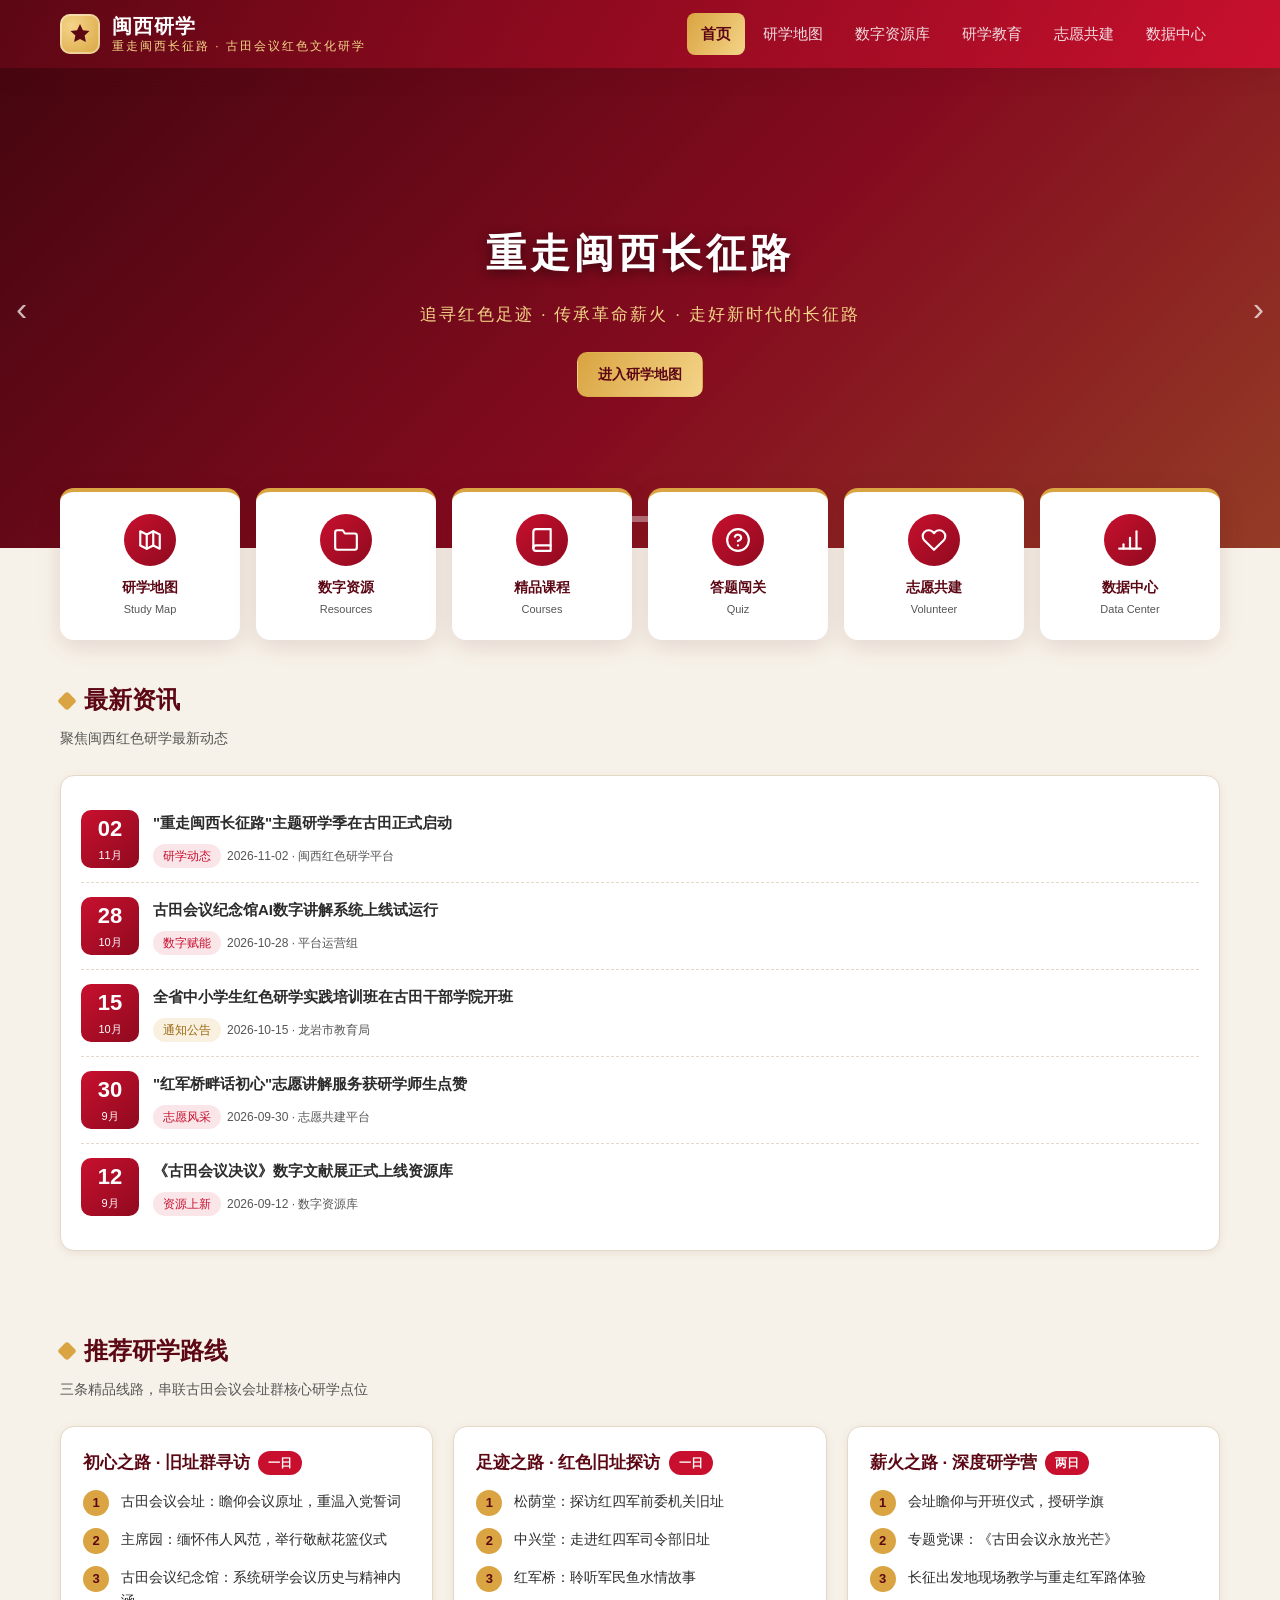
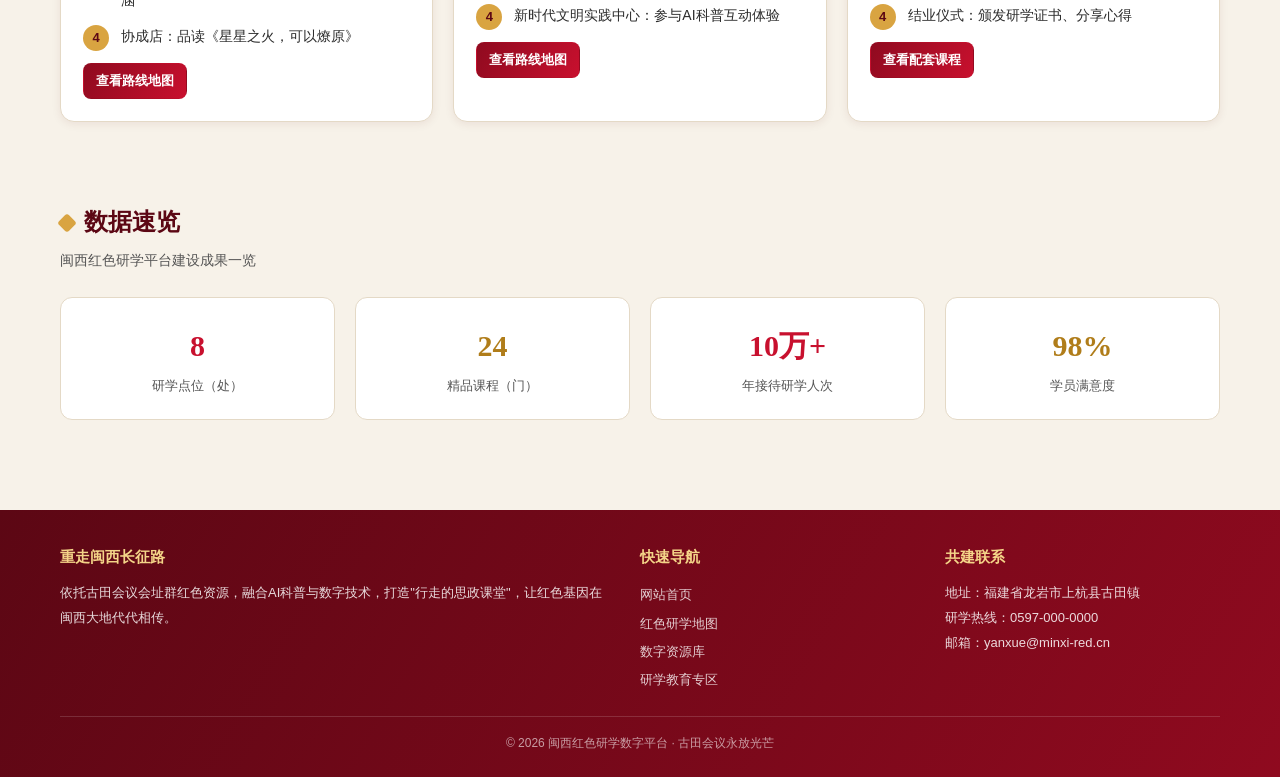
<file: index.html>
<!DOCTYPE html>
<html lang="zh-CN">
<head>
<meta charset="UTF-8">
<meta name="viewport" content="width=device-width, initial-scale=1.0">
<title>重走闽西长征路 · 古田会议红色文化研学平台</title>
<link rel="stylesheet" href="style.css">
<script src="app.js" defer></script>
</head>
<body>

<header class="topbar">
  <div class="topbar-inner">
    <a class="brand" href="index.html">
      <span class="badge">
        <svg width="24" height="24" viewBox="0 0 24 24" fill="currentColor"><path d="M12 2l2.9 6.2 6.6.8-4.9 4.6 1.3 6.5L12 16.9 6.1 20l1.3-6.5L2.5 9l6.6-.8z"/></svg>
      </span>
      <span style="display:flex;flex-direction:column;line-height:1.25">
        <span class="t">闽西研学</span>
        <span class="s">重走闽西长征路 · 古田会议红色文化研学</span>
      </span>
    </a>
    <button class="nav-toggle" id="navToggle" aria-label="打开菜单">☰</button>
    <nav class="nav" id="mainNav">
      <a href="index.html" class="active">首页</a>
      <a href="map.html">研学地图</a>
      <a href="resources.html">数字资源库</a>
      <a href="education.html">研学教育</a>
      <a href="volunteer.html">志愿共建</a>
      <a href="data.html">数据中心</a>
    </nav>
  </div>
</header>

<section class="hero" id="hero">
  <div class="slide bg-gutian active">
    <div class="slide-mask"></div>
    <div class="slide-inner">
      <h2>重走闽西长征路</h2>
      <p>追寻红色足迹 · 传承革命薪火 · 走好新时代的长征路</p>
      <a class="btn btn-gold" href="map.html">进入研学地图</a>
    </div>
  </div>
  <div class="slide bg-jiuzhi">
    <div class="slide-mask"></div>
    <div class="slide-inner">
      <h2>古田会议永放光芒</h2>
      <p>思想建党 · 政治建军 · 从这里走向胜利</p>
      <a class="btn btn-gold" href="education.html">学习精品课程</a>
    </div>
  </div>
  <div class="slide bg-shijian">
    <div class="slide-mask"></div>
    <div class="slide-inner">
      <h2>红色研学 · 数字赋能</h2>
      <p>AI科普助力红色基因代代相传</p>
      <a class="btn btn-gold" href="resources.html">打开数字资源库</a>
    </div>
  </div>
  <button class="hero-arrow prev" id="heroPrev" aria-label="上一张">‹</button>
  <button class="hero-arrow next" id="heroNext" aria-label="下一张">›</button>
  <div class="hero-dots" id="heroDots">
    <button class="active" aria-label="第1张"></button>
    <button aria-label="第2张"></button>
    <button aria-label="第3张"></button>
  </div>
</section>

<div class="container">
  <div class="grid quick-grid">
    <a class="quick-item" href="map.html">
      <span class="ico"><svg viewBox="0 0 24 24" fill="none" stroke="currentColor" stroke-width="2" stroke-linecap="round" stroke-linejoin="round"><path d="M9 20l-6-3V4l6 3 6-3 6 3v13l-6-3z"/><path d="M9 7v13M15 4v13"/></svg></span>
      <div class="nm">研学地图</div>
      <div class="en">Study Map</div>
    </a>
    <a class="quick-item" href="resources.html">
      <span class="ico"><svg viewBox="0 0 24 24" fill="none" stroke="currentColor" stroke-width="2" stroke-linecap="round" stroke-linejoin="round"><path d="M22 19a2 2 0 0 1-2 2H4a2 2 0 0 1-2-2V5a2 2 0 0 1 2-2h5l2 3h9a2 2 0 0 1 2 2z"/></svg></span>
      <div class="nm">数字资源</div>
      <div class="en">Resources</div>
    </a>
    <a class="quick-item" href="education.html">
      <span class="ico"><svg viewBox="0 0 24 24" fill="none" stroke="currentColor" stroke-width="2" stroke-linecap="round" stroke-linejoin="round"><path d="M4 19.5A2.5 2.5 0 0 1 6.5 17H20"/><path d="M6.5 2H20v20H6.5A2.5 2.5 0 0 1 4 19.5v-15A2.5 2.5 0 0 1 6.5 2z"/></svg></span>
      <div class="nm">精品课程</div>
      <div class="en">Courses</div>
    </a>
    <a class="quick-item" href="education.html">
      <span class="ico"><svg viewBox="0 0 24 24" fill="none" stroke="currentColor" stroke-width="2" stroke-linecap="round" stroke-linejoin="round"><circle cx="12" cy="12" r="10"/><path d="M9.1 9a3 3 0 0 1 5.8 1c0 2-3 3-3 3"/><line x1="12" y1="17" x2="12.01" y2="17"/></svg></span>
      <div class="nm">答题闯关</div>
      <div class="en">Quiz</div>
    </a>
    <a class="quick-item" href="volunteer.html">
      <span class="ico"><svg viewBox="0 0 24 24" fill="none" stroke="currentColor" stroke-width="2" stroke-linecap="round" stroke-linejoin="round"><path d="M20.8 4.6a5.5 5.5 0 0 0-7.8 0L12 5.7l-1-1.1a5.5 5.5 0 0 0-7.8 7.8l1 1L12 21l7.8-7.6 1-1a5.5 5.5 0 0 0 0-7.8z"/></svg></span>
      <div class="nm">志愿共建</div>
      <div class="en">Volunteer</div>
    </a>
    <a class="quick-item" href="data.html">
      <span class="ico"><svg viewBox="0 0 24 24" fill="none" stroke="currentColor" stroke-width="2" stroke-linecap="round" stroke-linejoin="round"><line x1="12" y1="20" x2="12" y2="10"/><line x1="18" y1="20" x2="18" y2="4"/><line x1="6" y1="20" x2="6" y2="16"/><line x1="2" y1="20" x2="22" y2="20"/></svg></span>
      <div class="nm">数据中心</div>
      <div class="en">Data Center</div>
    </a>
  </div>
</div>

<section class="section">
  <div class="container">
    <h2 class="section-title"><span class="dot"></span>最新资讯</h2>
    <p class="section-sub">聚焦闽西红色研学最新动态</p>
    <div class="card">
      <div class="news-list">
        <div class="news-item">
          <div class="date"><b>02</b><span>11月</span></div>
          <div>
            <h4>"重走闽西长征路"主题研学季在古田正式启动</h4>
            <div class="meta"><span class="tag">研学动态</span>2026-11-02 · 闽西红色研学平台</div>
          </div>
        </div>
        <div class="news-item">
          <div class="date"><b>28</b><span>10月</span></div>
          <div>
            <h4>古田会议纪念馆AI数字讲解系统上线试运行</h4>
            <div class="meta"><span class="tag">数字赋能</span>2026-10-28 · 平台运营组</div>
          </div>
        </div>
        <div class="news-item">
          <div class="date"><b>15</b><span>10月</span></div>
          <div>
            <h4>全省中小学生红色研学实践培训班在古田干部学院开班</h4>
            <div class="meta"><span class="tag gold">通知公告</span>2026-10-15 · 龙岩市教育局</div>
          </div>
        </div>
        <div class="news-item">
          <div class="date"><b>30</b><span>9月</span></div>
          <div>
            <h4>"红军桥畔话初心"志愿讲解服务获研学师生点赞</h4>
            <div class="meta"><span class="tag">志愿风采</span>2026-09-30 · 志愿共建平台</div>
          </div>
        </div>
        <div class="news-item">
          <div class="date"><b>12</b><span>9月</span></div>
          <div>
            <h4>《古田会议决议》数字文献展正式上线资源库</h4>
            <div class="meta"><span class="tag">资源上新</span>2026-09-12 · 数字资源库</div>
          </div>
        </div>
      </div>
    </div>
  </div>
</section>

<section class="section">
  <div class="container">
    <h2 class="section-title"><span class="dot"></span>推荐研学路线</h2>
    <p class="section-sub">三条精品线路，串联古田会议会址群核心研学点位</p>
    <div class="grid grid-3">
      <div class="card route-card">
        <h4>初心之路 · 旧址群寻访 <span class="days">一日</span></h4>
        <div class="route-step"><span class="n">1</span><span class="c">古田会议会址：瞻仰会议原址，重温入党誓词</span></div>
        <div class="route-step"><span class="n">2</span><span class="c">主席园：缅怀伟人风范，举行敬献花篮仪式</span></div>
        <div class="route-step"><span class="n">3</span><span class="c">古田会议纪念馆：系统研学会议历史与精神内涵</span></div>
        <div class="route-step"><span class="n">4</span><span class="c">协成店：品读《星星之火，可以燎原》</span></div>
        <a class="btn btn-red btn-sm" href="map.html">查看路线地图</a>
      </div>
      <div class="card route-card">
        <h4>足迹之路 · 红色旧址探访 <span class="days">一日</span></h4>
        <div class="route-step"><span class="n">1</span><span class="c">松荫堂：探访红四军前委机关旧址</span></div>
        <div class="route-step"><span class="n">2</span><span class="c">中兴堂：走进红四军司令部旧址</span></div>
        <div class="route-step"><span class="n">3</span><span class="c">红军桥：聆听军民鱼水情故事</span></div>
        <div class="route-step"><span class="n">4</span><span class="c">新时代文明实践中心：参与AI科普互动体验</span></div>
        <a class="btn btn-red btn-sm" href="map.html">查看路线地图</a>
      </div>
      <div class="card route-card">
        <h4>薪火之路 · 深度研学营 <span class="days">两日</span></h4>
        <div class="route-step"><span class="n">1</span><span class="c">会址瞻仰与开班仪式，授研学旗</span></div>
        <div class="route-step"><span class="n">2</span><span class="c">专题党课：《古田会议永放光芒》</span></div>
        <div class="route-step"><span class="n">3</span><span class="c">长征出发地现场教学与重走红军路体验</span></div>
        <div class="route-step"><span class="n">4</span><span class="c">结业仪式：颁发研学证书、分享心得</span></div>
        <a class="btn btn-red btn-sm" href="education.html">查看配套课程</a>
      </div>
    </div>
  </div>
</section>

<section class="section">
  <div class="container">
    <h2 class="section-title"><span class="dot"></span>数据速览</h2>
    <p class="section-sub">闽西红色研学平台建设成果一览</p>
    <div class="grid grid-4">
      <div class="stat-box"><b>8</b><span>研学点位（处）</span></div>
      <div class="stat-box gold"><b>24</b><span>精品课程（门）</span></div>
      <div class="stat-box"><b>10万+</b><span>年接待研学人次</span></div>
      <div class="stat-box gold"><b>98%</b><span>学员满意度</span></div>
    </div>
  </div>
</section>

<footer class="footer">
  <div class="footer-inner">
    <div class="footer-grid">
      <div>
        <h4>重走闽西长征路</h4>
        <p>依托古田会议会址群红色资源，融合AI科普与数字技术，打造"行走的思政课堂"，让红色基因在闽西大地代代相传。</p>
      </div>
      <div>
        <h4>快速导航</h4>
        <a href="index.html">网站首页</a>
        <a href="map.html">红色研学地图</a>
        <a href="resources.html">数字资源库</a>
        <a href="education.html">研学教育专区</a>
      </div>
      <div>
        <h4>共建联系</h4>
        <p>地址：福建省龙岩市上杭县古田镇<br>研学热线：0597-000-0000<br>邮箱：yanxue@minxi-red.cn</p>
      </div>
    </div>
    <div class="footer-bottom">© <span class="js-year">2026</span> 闽西红色研学数字平台 · 古田会议永放光芒</div>
  </div>
</footer>

</body>
</html>
</file>
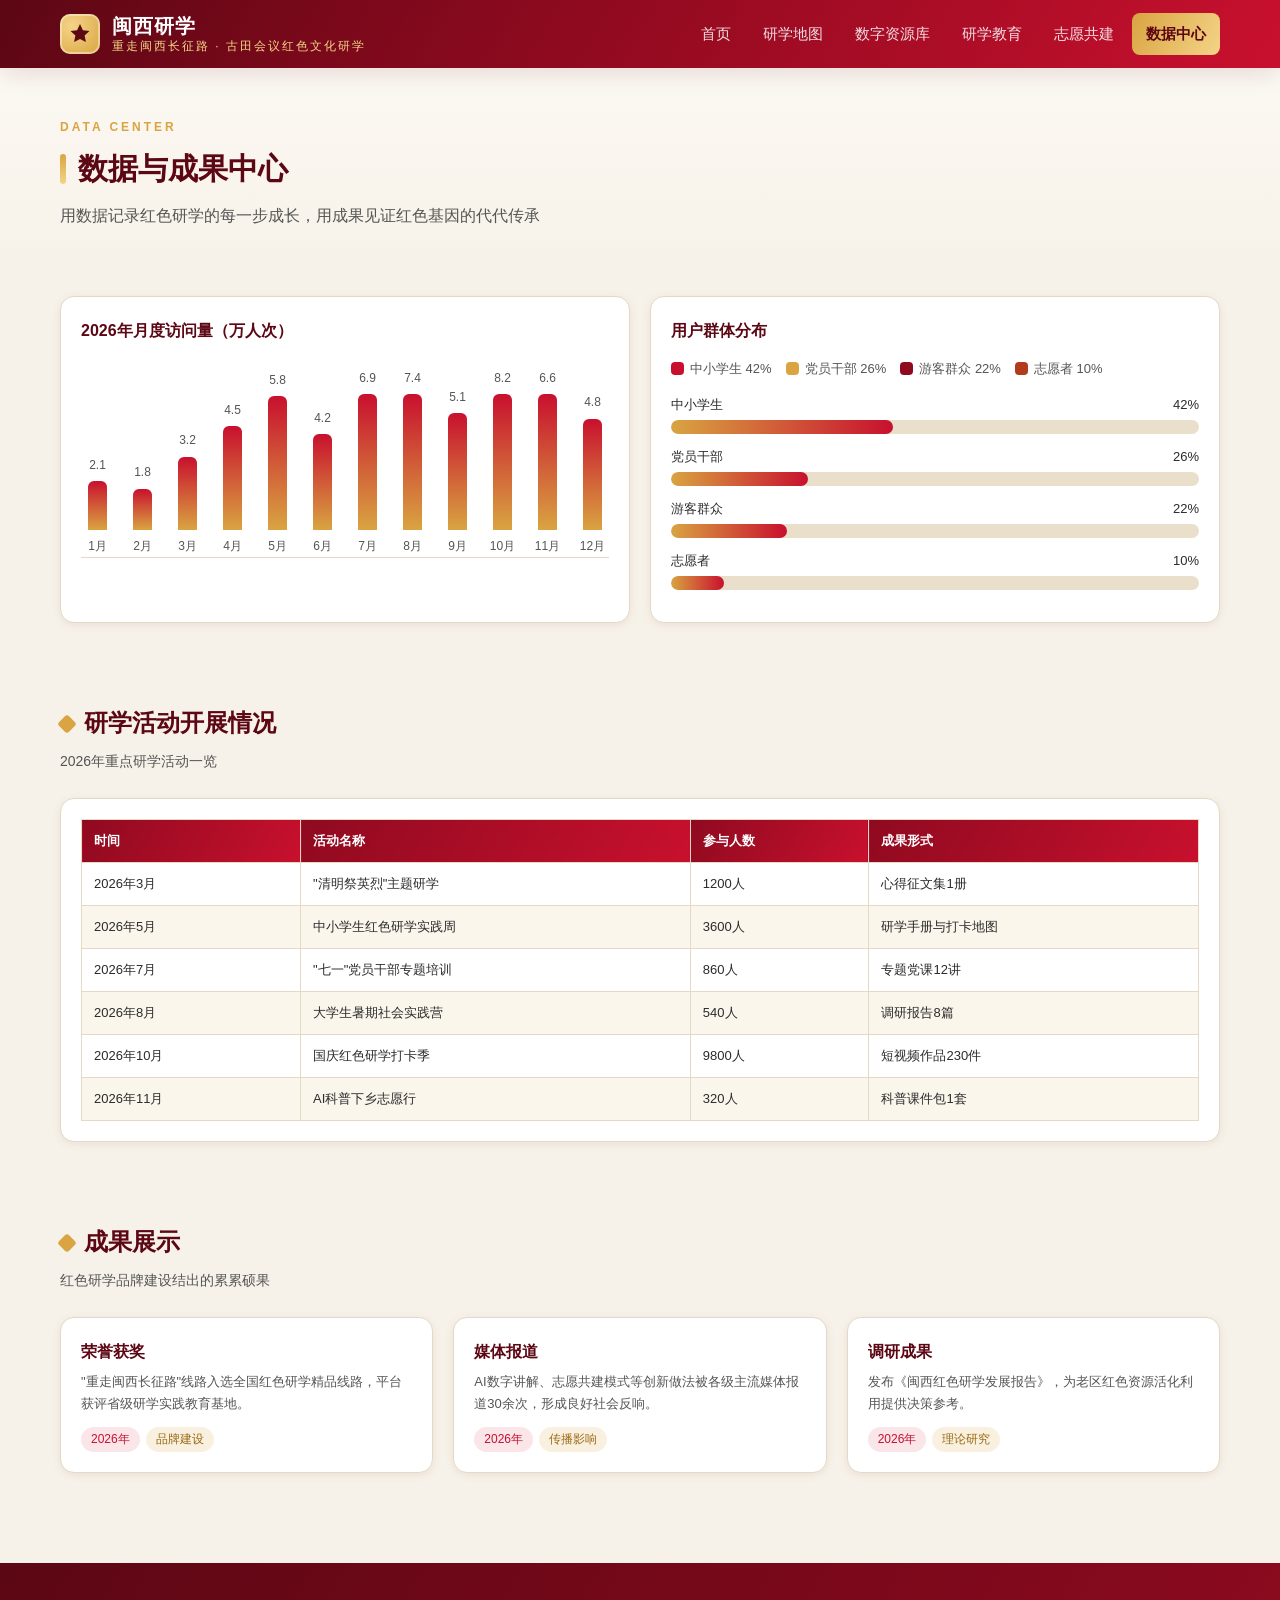
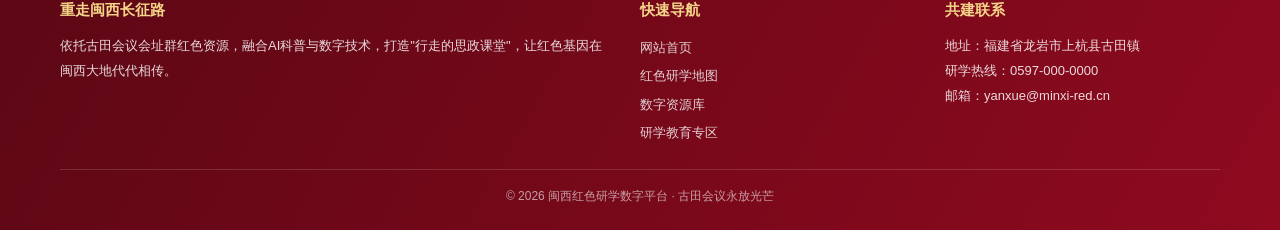
<file: data.html>
<!DOCTYPE html>
<html lang="zh-CN">
<head>
<meta charset="UTF-8">
<meta name="viewport" content="width=device-width, initial-scale=1.0">
<title>数据与成果中心 · 重走闽西长征路</title>
<link rel="stylesheet" href="style.css">
<script src="app.js" defer></script>
</head>
<body>

<header class="topbar">
  <div class="topbar-inner">
    <a class="brand" href="index.html">
      <span class="badge">
        <svg width="24" height="24" viewBox="0 0 24 24" fill="currentColor"><path d="M12 2l2.9 6.2 6.6.8-4.9 4.6 1.3 6.5L12 16.9 6.1 20l1.3-6.5L2.5 9l6.6-.8z"/></svg>
      </span>
      <span style="display:flex;flex-direction:column;line-height:1.25">
        <span class="t">闽西研学</span>
        <span class="s">重走闽西长征路 · 古田会议红色文化研学</span>
      </span>
    </a>
    <button class="nav-toggle" id="navToggle" aria-label="打开菜单">☰</button>
    <nav class="nav" id="mainNav">
      <a href="index.html">首页</a>
      <a href="map.html">研学地图</a>
      <a href="resources.html">数字资源库</a>
      <a href="education.html">研学教育</a>
      <a href="volunteer.html">志愿共建</a>
      <a href="data.html" class="active">数据中心</a>
    </nav>
  </div>
</header>

<div class="page-head">
  <div class="container">
    <span class="kicker">DATA CENTER</span>
    <h1>数据与成果中心</h1>
    <p>用数据记录红色研学的每一步成长，用成果见证红色基因的代代传承</p>
  </div>
</div>

<section class="section">
  <div class="container">
    <div class="grid grid-2">
      <div class="card chart-card">
        <h4>2026年月度访问量（万人次）</h4>
        <div class="bar-chart">
          <div class="col"><span class="val">2.1</span><div class="bar" style="height:26%"></div><span class="lab">1月</span></div>
          <div class="col"><span class="val">1.8</span><div class="bar" style="height:22%"></div><span class="lab">2月</span></div>
          <div class="col"><span class="val">3.2</span><div class="bar" style="height:39%"></div><span class="lab">3月</span></div>
          <div class="col"><span class="val">4.5</span><div class="bar" style="height:55%"></div><span class="lab">4月</span></div>
          <div class="col"><span class="val">5.8</span><div class="bar" style="height:71%"></div><span class="lab">5月</span></div>
          <div class="col"><span class="val">4.2</span><div class="bar" style="height:51%"></div><span class="lab">6月</span></div>
          <div class="col"><span class="val">6.9</span><div class="bar" style="height:84%"></div><span class="lab">7月</span></div>
          <div class="col"><span class="val">7.4</span><div class="bar" style="height:90%"></div><span class="lab">8月</span></div>
          <div class="col"><span class="val">5.1</span><div class="bar" style="height:62%"></div><span class="lab">9月</span></div>
          <div class="col"><span class="val">8.2</span><div class="bar" style="height:100%"></div><span class="lab">10月</span></div>
          <div class="col"><span class="val">6.6</span><div class="bar" style="height:80%"></div><span class="lab">11月</span></div>
          <div class="col"><span class="val">4.8</span><div class="bar" style="height:59%"></div><span class="lab">12月</span></div>
        </div>
      </div>
      <div class="card chart-card">
        <h4>用户群体分布</h4>
        <div class="legend-row">
          <span class="lg"><i class="sw" style="background:#C8102E"></i>中小学生 42%</span>
          <span class="lg"><i class="sw" style="background:#D9A441"></i>党员干部 26%</span>
          <span class="lg"><i class="sw" style="background:#8F0A1F"></i>游客群众 22%</span>
          <span class="lg"><i class="sw" style="background:#B23A1D"></i>志愿者 10%</span>
        </div>
        <div style="margin:12px 0">
          <div style="display:flex;justify-content:space-between;font-size:13px;margin-bottom:4px"><span>中小学生</span><span>42%</span></div>
          <div class="progress-track"><i style="width:42%"></i></div>
        </div>
        <div style="margin:12px 0">
          <div style="display:flex;justify-content:space-between;font-size:13px;margin-bottom:4px"><span>党员干部</span><span>26%</span></div>
          <div class="progress-track"><i style="width:26%"></i></div>
        </div>
        <div style="margin:12px 0">
          <div style="display:flex;justify-content:space-between;font-size:13px;margin-bottom:4px"><span>游客群众</span><span>22%</span></div>
          <div class="progress-track"><i style="width:22%"></i></div>
        </div>
        <div style="margin:12px 0">
          <div style="display:flex;justify-content:space-between;font-size:13px;margin-bottom:4px"><span>志愿者</span><span>10%</span></div>
          <div class="progress-track"><i style="width:10%"></i></div>
        </div>
      </div>
    </div>
  </div>
</section>

<section class="section">
  <div class="container">
    <h2 class="section-title"><span class="dot"></span>研学活动开展情况</h2>
    <p class="section-sub">2026年重点研学活动一览</p>
    <div class="card">
      <table class="data-table">
        <thead>
          <tr><th>时间</th><th>活动名称</th><th>参与人数</th><th>成果形式</th></tr>
        </thead>
        <tbody>
          <tr><td>2026年3月</td><td>"清明祭英烈"主题研学</td><td>1200人</td><td>心得征文集1册</td></tr>
          <tr><td>2026年5月</td><td>中小学生红色研学实践周</td><td>3600人</td><td>研学手册与打卡地图</td></tr>
          <tr><td>2026年7月</td><td>"七一"党员干部专题培训</td><td>860人</td><td>专题党课12讲</td></tr>
          <tr><td>2026年8月</td><td>大学生暑期社会实践营</td><td>540人</td><td>调研报告8篇</td></tr>
          <tr><td>2026年10月</td><td>国庆红色研学打卡季</td><td>9800人</td><td>短视频作品230件</td></tr>
          <tr><td>2026年11月</td><td>AI科普下乡志愿行</td><td>320人</td><td>科普课件包1套</td></tr>
        </tbody>
      </table>
    </div>
  </div>
</section>

<section class="section">
  <div class="container">
    <h2 class="section-title"><span class="dot"></span>成果展示</h2>
    <p class="section-sub">红色研学品牌建设结出的累累硕果</p>
    <div class="grid grid-3">
      <div class="card">
        <h4 style="color:var(--red-deep)">荣誉获奖</h4>
        <p style="font-size:13px;color:var(--ink-soft);margin-top:6px">"重走闽西长征路"线路入选全国红色研学精品线路，平台获评省级研学实践教育基地。</p>
        <div class="meta" style="margin-top:8px"><span class="tag">2026年</span><span class="tag gold">品牌建设</span></div>
      </div>
      <div class="card">
        <h4 style="color:var(--red-deep)">媒体报道</h4>
        <p style="font-size:13px;color:var(--ink-soft);margin-top:6px">AI数字讲解、志愿共建模式等创新做法被各级主流媒体报道30余次，形成良好社会反响。</p>
        <div class="meta" style="margin-top:8px"><span class="tag">2026年</span><span class="tag gold">传播影响</span></div>
      </div>
      <div class="card">
        <h4 style="color:var(--red-deep)">调研成果</h4>
        <p style="font-size:13px;color:var(--ink-soft);margin-top:6px">发布《闽西红色研学发展报告》，为老区红色资源活化利用提供决策参考。</p>
        <div class="meta" style="margin-top:8px"><span class="tag">2026年</span><span class="tag gold">理论研究</span></div>
      </div>
    </div>
  </div>
</section>

<footer class="footer">
  <div class="footer-inner">
    <div class="footer-grid">
      <div>
        <h4>重走闽西长征路</h4>
        <p>依托古田会议会址群红色资源，融合AI科普与数字技术，打造"行走的思政课堂"，让红色基因在闽西大地代代相传。</p>
      </div>
      <div>
        <h4>快速导航</h4>
        <a href="index.html">网站首页</a>
        <a href="map.html">红色研学地图</a>
        <a href="resources.html">数字资源库</a>
        <a href="education.html">研学教育专区</a>
      </div>
      <div>
        <h4>共建联系</h4>
        <p>地址：福建省龙岩市上杭县古田镇<br>研学热线：0597-000-0000<br>邮箱：yanxue@minxi-red.cn</p>
      </div>
    </div>
    <div class="footer-bottom">© <span class="js-year">2026</span> 闽西红色研学数字平台 · 古田会议永放光芒</div>
  </div>
</footer>

</body>
</html>
</file>
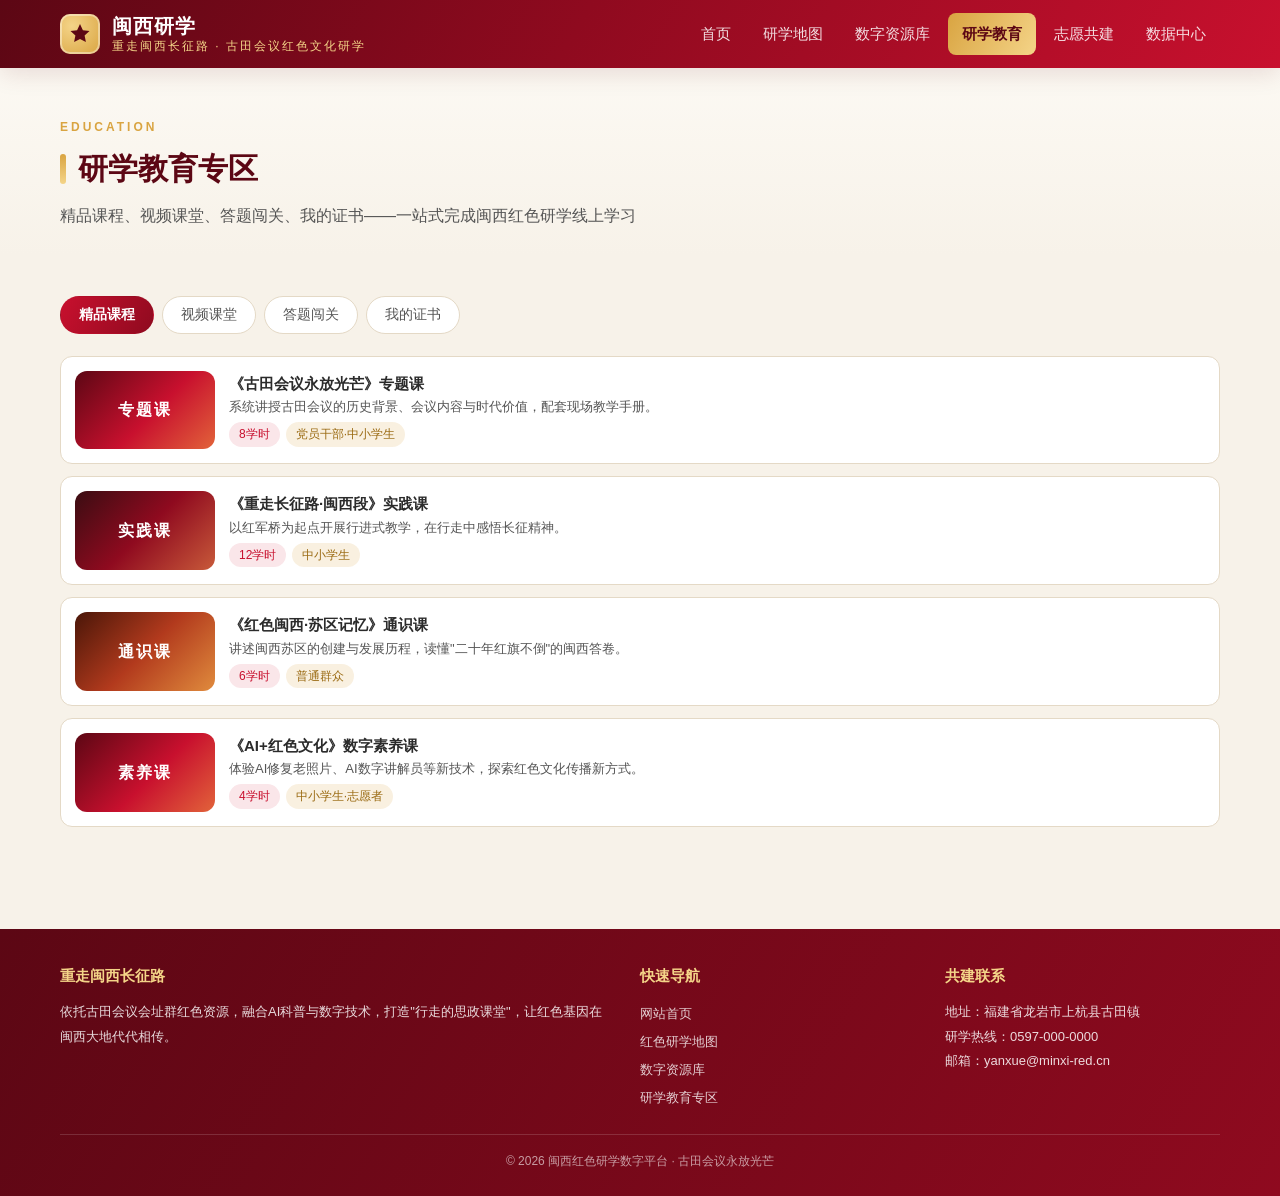
<file: education.html>
<!DOCTYPE html>
<html lang="zh-CN">
<head>
<meta charset="UTF-8">
<meta name="viewport" content="width=device-width, initial-scale=1.0">
<title>研学教育专区 · 重走闽西长征路</title>
<link rel="stylesheet" href="style.css">
<script src="app.js" defer></script>
</head>
<body>

<header class="topbar">
  <div class="topbar-inner">
    <a class="brand" href="index.html">
      <span class="badge">
        <svg width="24" height="24" viewBox="0 0 24 24" fill="currentColor"><path d="M12 2l2.9 6.2 6.6.8-4.9 4.6 1.3 6.5L12 16.9 6.1 20l1.3-6.5L2.5 9l6.6-.8z"/></svg>
      </span>
      <span style="display:flex;flex-direction:column;line-height:1.25">
        <span class="t">闽西研学</span>
        <span class="s">重走闽西长征路 · 古田会议红色文化研学</span>
      </span>
    </a>
    <button class="nav-toggle" id="navToggle" aria-label="打开菜单">☰</button>
    <nav class="nav" id="mainNav">
      <a href="index.html">首页</a>
      <a href="map.html">研学地图</a>
      <a href="resources.html">数字资源库</a>
      <a href="education.html" class="active">研学教育</a>
      <a href="volunteer.html">志愿共建</a>
      <a href="data.html">数据中心</a>
    </nav>
  </div>
</header>

<div class="page-head">
  <div class="container">
    <span class="kicker">EDUCATION</span>
    <h1>研学教育专区</h1>
    <p>精品课程、视频课堂、答题闯关、我的证书——一站式完成闽西红色研学线上学习</p>
  </div>
</div>

<section class="section">
  <div class="container">
    <div class="tabs">
      <button class="tab active" data-tab="tabCourse">精品课程</button>
      <button class="tab" data-tab="tabLesson">视频课堂</button>
      <button class="tab" data-tab="tabQuiz">答题闯关</button>
      <button class="tab" data-tab="tabCert">我的证书</button>
    </div>

    <div class="tab-panel active" id="tabCourse">
      <div class="course-list">
        <div class="course-item">
          <div class="thumb bg-gutian">专题课</div>
          <div class="body">
            <h4>《古田会议永放光芒》专题课</h4>
            <p>系统讲授古田会议的历史背景、会议内容与时代价值，配套现场教学手册。</p>
            <div class="meta"><span class="tag">8学时</span><span class="tag gold">党员干部·中小学生</span></div>
          </div>
        </div>
        <div class="course-item">
          <div class="thumb bg-jiuzhi">实践课</div>
          <div class="body">
            <h4>《重走长征路·闽西段》实践课</h4>
            <p>以红军桥为起点开展行进式教学，在行走中感悟长征精神。</p>
            <div class="meta"><span class="tag">12学时</span><span class="tag gold">中小学生</span></div>
          </div>
        </div>
        <div class="course-item">
          <div class="thumb bg-shijian">通识课</div>
          <div class="body">
            <h4>《红色闽西·苏区记忆》通识课</h4>
            <p>讲述闽西苏区的创建与发展历程，读懂"二十年红旗不倒"的闽西答卷。</p>
            <div class="meta"><span class="tag">6学时</span><span class="tag gold">普通群众</span></div>
          </div>
        </div>
        <div class="course-item">
          <div class="thumb bg-gutian">素养课</div>
          <div class="body">
            <h4>《AI+红色文化》数字素养课</h4>
            <p>体验AI修复老照片、AI数字讲解员等新技术，探索红色文化传播新方式。</p>
            <div class="meta"><span class="tag">4学时</span><span class="tag gold">中小学生·志愿者</span></div>
          </div>
        </div>
      </div>
    </div>

    <div class="tab-panel" id="tabLesson">
      <div class="lesson-body">
        <div class="lesson-video bg-jiuzhi">
          <button class="playbig" aria-label="播放视频">▶</button>
          <span style="position:absolute;bottom:12px;right:14px;font-size:12px;background:rgba(0,0,0,.35);padding:2px 10px;border-radius:12px">32:16</span>
        </div>
        <div class="lesson-content">
          <h3 style="color:var(--red-deep);margin-bottom:10px">视频课堂 · 《古田会议：思想建党的里程碑》</h3>
          <p><b>教学目标：</b>了解古田会议召开的历史背景，理解思想建党、政治建军原则的深刻内涵，感悟老一辈革命家的初心使命。</p>
          <p><b>教学重点：</b>古田会议决议的核心内容及其对新时代党的建设的启示。</p>
          <p><b>教学过程：</b></p>
          <p>1. 情境导入（5分钟）：观看会址影像，思考问题"为什么是古田"。</p>
          <p>2. 专题讲授（20分钟）：结合视频课程，梳理会议召开的时代背景与主要议程。</p>
          <p>3. 互动研讨（15分钟）：分组讨论"思想建党在今天的意义"，推选代表发言。</p>
          <p>4. 总结提升（5分钟）：教师点评，布置研学打卡任务。</p>
        </div>
      </div>
    </div>

    <div class="tab-panel" id="tabQuiz">
      <p id="quizScore" style="margin:4px 0 14px;color:var(--ink-soft);font-size:14px">请作答，共 3 题。点击选项即可判定对错并查看解析。</p>
      <div class="quiz-q">
        <div class="q-title">1. 古田会议召开的时间是？</div>
        <span class="opt">A. 1927年8月</span>
        <span class="opt" data-c="1">B. 1929年12月</span>
        <span class="opt">C. 1935年1月</span>
        <span class="opt">D. 1937年7月</span>
        <div class="explain">解析：1929年12月28日至29日，中国共产党红军第四军第九次代表大会在福建上杭古田召开，史称"古田会议"。</div>
      </div>
      <div class="quiz-q">
        <div class="q-title">2. 古田会议确立的根本原则是？</div>
        <span class="opt" data-c="1">A. 思想建党、政治建军</span>
        <span class="opt">B. 武装夺取政权</span>
        <span class="opt">C. 以土地革命为中心</span>
        <span class="opt">D. 建立统一战线</span>
        <div class="explain">解析：古田会议确立了思想建党、政治建军的原则，是党和人民军队建设史上的重要里程碑。</div>
      </div>
      <div class="quiz-q">
        <div class="q-title">3. 《星星之火，可以燎原》是毛泽东同志在闽西哪处旧址写就的？</div>
        <span class="opt">A. 松荫堂</span>
        <span class="opt">B. 中兴堂</span>
        <span class="opt" data-c="1">C. 协成店</span>
        <span class="opt">D. 主席园</span>
        <div class="explain">解析：1930年1月，毛泽东同志在古田协成店写下《星星之火，可以燎原》，为中国革命指明了前进方向。</div>
      </div>
    </div>

    <div class="tab-panel" id="tabCert">
      <div class="cert">
        <div class="cert-frame">
          <div style="font-size:26px;letter-spacing:8px;color:var(--red-deep);font-weight:700">结 业 证 书</div>
          <p style="margin-top:20px;font-size:15px">李同学：</p>
          <p style="font-size:14px;color:var(--ink-soft);margin-top:6px">你已完成"闽西红色研学线上课程"全部 24 学时的学习内容，<br>经考核成绩合格，特发此证，以资鼓励。</p>
          <p style="margin-top:18px;font-size:13px;color:var(--ink-soft)">证书编号：MXYX-2026-01086　　发证日期：2026年10月28日</p>
          <div class="seal">闽西红色研学<br>专用章</div>
        </div>
      </div>
      <p style="text-align:center;margin-top:14px;font-size:13px;color:var(--ink-soft)">完成全部课程并通过答题闯关，即可获得电子结业证书。</p>
    </div>
  </div>
</section>

<footer class="footer">
  <div class="footer-inner">
    <div class="footer-grid">
      <div>
        <h4>重走闽西长征路</h4>
        <p>依托古田会议会址群红色资源，融合AI科普与数字技术，打造"行走的思政课堂"，让红色基因在闽西大地代代相传。</p>
      </div>
      <div>
        <h4>快速导航</h4>
        <a href="index.html">网站首页</a>
        <a href="map.html">红色研学地图</a>
        <a href="resources.html">数字资源库</a>
        <a href="education.html">研学教育专区</a>
      </div>
      <div>
        <h4>共建联系</h4>
        <p>地址：福建省龙岩市上杭县古田镇<br>研学热线：0597-000-0000<br>邮箱：yanxue@minxi-red.cn</p>
      </div>
    </div>
    <div class="footer-bottom">© <span class="js-year">2026</span> 闽西红色研学数字平台 · 古田会议永放光芒</div>
  </div>
</footer>

</body>
</html>
</file>
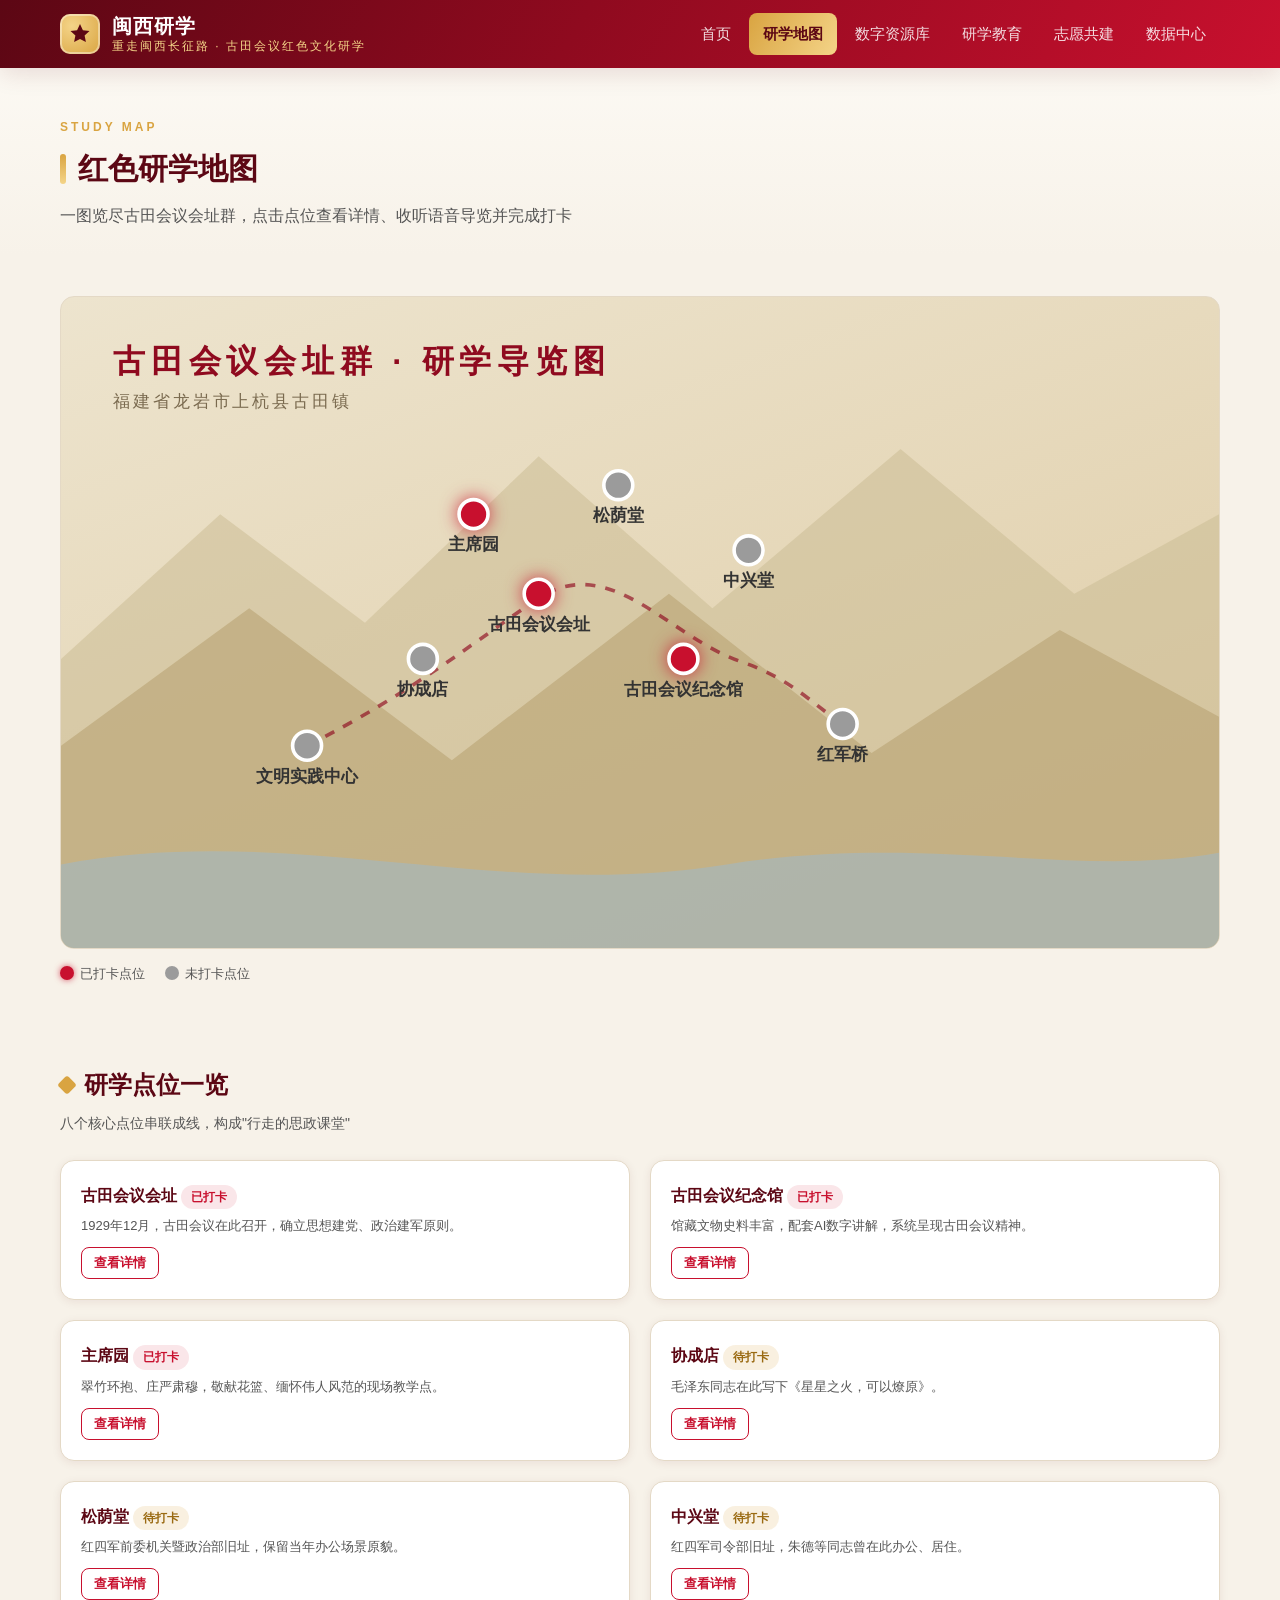
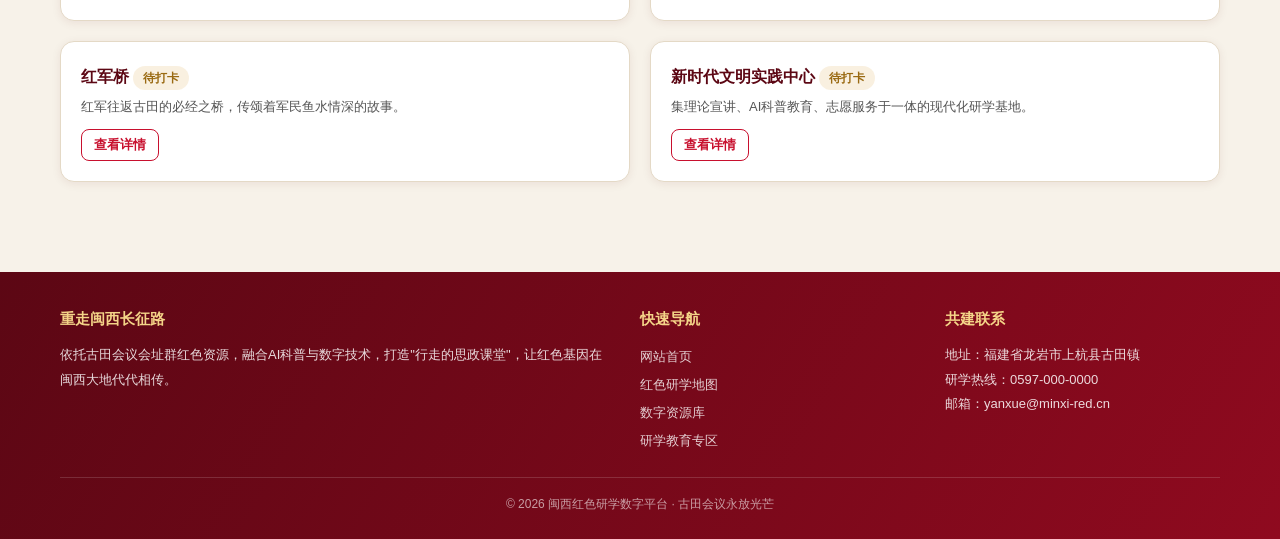
<file: map.html>
<!DOCTYPE html>
<html lang="zh-CN">
<head>
<meta charset="UTF-8">
<meta name="viewport" content="width=device-width, initial-scale=1.0">
<title>红色研学地图 · 重走闽西长征路</title>
<link rel="stylesheet" href="style.css">
<script src="app.js" defer></script>
</head>
<body>

<header class="topbar">
  <div class="topbar-inner">
    <a class="brand" href="index.html">
      <span class="badge">
        <svg width="24" height="24" viewBox="0 0 24 24" fill="currentColor"><path d="M12 2l2.9 6.2 6.6.8-4.9 4.6 1.3 6.5L12 16.9 6.1 20l1.3-6.5L2.5 9l6.6-.8z"/></svg>
      </span>
      <span style="display:flex;flex-direction:column;line-height:1.25">
        <span class="t">闽西研学</span>
        <span class="s">重走闽西长征路 · 古田会议红色文化研学</span>
      </span>
    </a>
    <button class="nav-toggle" id="navToggle" aria-label="打开菜单">☰</button>
    <nav class="nav" id="mainNav">
      <a href="index.html">首页</a>
      <a href="map.html" class="active">研学地图</a>
      <a href="resources.html">数字资源库</a>
      <a href="education.html">研学教育</a>
      <a href="volunteer.html">志愿共建</a>
      <a href="data.html">数据中心</a>
    </nav>
  </div>
</header>

<div class="page-head">
  <div class="container">
    <span class="kicker">STUDY MAP</span>
    <h1>红色研学地图</h1>
    <p>一图览尽古田会议会址群，点击点位查看详情、收听语音导览并完成打卡</p>
  </div>
</div>

<section class="section">
  <div class="container">
    <div class="map-stage">
      <svg viewBox="0 0 800 450" role="img" aria-label="闽西古田红色研学地图">
        <path d="M0,250 L110,150 L210,225 L330,110 L450,215 L580,105 L700,205 L800,150 L800,450 L0,450 Z" fill="#CDBE95" opacity="0.55"/>
        <path d="M0,310 L130,215 L270,320 L420,205 L560,315 L690,230 L800,290 L800,450 L0,450 Z" fill="#B9A474" opacity="0.6"/>
        <path d="M0,392 C160,362 300,418 460,392 C600,370 700,402 800,384 L800,450 L0,450 Z" fill="#9FB9C8" opacity="0.55"/>
        <text x="36" y="52" font-size="22" font-weight="700" fill="#8F0A1F" letter-spacing="4">古田会议会址群 · 研学导览图</text>
        <text x="36" y="76" font-size="12" fill="#7a6a4f" letter-spacing="2">福建省龙岩市上杭县古田镇</text>
        <path d="M170,310 C240,275 290,235 330,208 C380,176 420,235 470,252 C505,264 520,282 540,295" fill="none" stroke="#8F0A1F" stroke-width="2.5" stroke-dasharray="7 7" opacity="0.65"/>
        <g class="point checked" data-point data-name="古田会议会址" data-open="08:00-17:30" data-addr="古田镇溪背村" data-count="12860" data-desc="古田会议会址原为廖氏宗祠，1929年12月28日至29日，中国共产党红军第四军第九次代表大会在此召开，确立了思想建党、政治建军的原则，是党和人民军队建设史上的重要里程碑。">
          <circle cx="330" cy="205" r="10"/>
          <text x="330" y="230" text-anchor="middle">古田会议会址</text>
        </g>
        <g class="point checked" data-point data-name="古田会议纪念馆" data-open="08:30-17:00（周一闭馆）" data-addr="古田镇古田路" data-count="11320" data-desc="古田会议纪念馆系统展示古田会议的历史背景、会议过程与深远影响，馆藏文物史料丰富，配套AI数字讲解，是研学实践的核心场馆。">
          <circle cx="430" cy="250" r="10"/>
          <text x="430" y="275" text-anchor="middle">古田会议纪念馆</text>
        </g>
        <g class="point checked" data-point data-name="主席园" data-open="全天开放" data-addr="古田镇会址后山" data-count="9860" data-desc="主席园内翠竹环抱、庄严肃穆，设有毛泽东同志雕像，是缅怀伟人风范、开展敬献花篮等现场教学的重要场所。">
          <circle cx="285" cy="150" r="10"/>
          <text x="285" y="175" text-anchor="middle">主席园</text>
        </g>
        <g class="point unchecked" data-point data-name="协成店" data-open="08:30-17:00" data-addr="古田镇赖坊村" data-count="4520" data-desc="协成店是红四军政治部旧址。1930年1月，毛泽东同志在此写下《星星之火，可以燎原》，为中国革命指明了前进方向。">
          <circle cx="250" cy="250" r="10"/>
          <text x="250" y="275" text-anchor="middle">协成店</text>
        </g>
        <g class="point unchecked" data-point data-name="松荫堂" data-open="08:30-17:00" data-addr="古田镇八甲村" data-count="3980" data-desc="松荫堂为红四军前委机关暨政治部旧址，见证了古田会议筹备期间的一系列重要历史时刻，堂内保留当年办公场景原貌。">
          <circle cx="385" cy="130" r="10"/>
          <text x="385" y="155" text-anchor="middle">松荫堂</text>
        </g>
        <g class="point unchecked" data-point data-name="中兴堂" data-open="08:30-17:00" data-addr="古田镇八甲村" data-count="3650" data-desc="中兴堂是红四军司令部旧址，朱德等同志曾在此办公、居住，是了解人民军队早期建设历程的重要现场教学点。">
          <circle cx="475" cy="175" r="10"/>
          <text x="475" y="200" text-anchor="middle">中兴堂</text>
        </g>
        <g class="point unchecked" data-point data-name="红军桥" data-open="全天开放" data-addr="古田镇红军路" data-count="5240" data-desc="红军桥是当年红军战士往返古田的必经之桥，桥畔至今传颂着军民鱼水情深的动人故事，是体验"重走红军路"的起点。">
          <circle cx="540" cy="295" r="10"/>
          <text x="540" y="320" text-anchor="middle">红军桥</text>
        </g>
        <g class="point unchecked" data-point data-name="新时代文明实践中心" data-open="09:00-17:00" data-addr="古田镇集镇区" data-count="6120" data-desc="新时代文明实践中心集理论宣讲、AI科普教育、志愿服务于一体，配备数字沙盘与互动展陈，是现代化研学实践基地。">
          <circle cx="170" cy="310" r="10"/>
          <text x="170" y="335" text-anchor="middle">文明实践中心</text>
        </g>
      </svg>
    </div>
    <div class="map-legend">
      <span><i class="sw sw-red"></i>已打卡点位</span>
      <span><i class="sw sw-gray"></i>未打卡点位</span>
    </div>
  </div>
</section>

<section class="section">
  <div class="container">
    <h2 class="section-title"><span class="dot"></span>研学点位一览</h2>
    <p class="section-sub">八个核心点位串联成线，构成"行走的思政课堂"</p>
    <div class="grid grid-2">
      <div class="card">
        <h4 style="color:var(--red-deep)">古田会议会址 <span class="tag">已打卡</span></h4>
        <p style="font-size:13px;color:var(--ink-soft);margin:6px 0 10px">1929年12月，古田会议在此召开，确立思想建党、政治建军原则。</p>
        <button class="btn btn-line btn-sm" data-point data-name="古田会议会址" data-open="08:00-17:30" data-addr="古田镇溪背村" data-count="12860" data-checked="1" data-desc="古田会议会址原为廖氏宗祠，1929年12月28日至29日，中国共产党红军第四军第九次代表大会在此召开，确立了思想建党、政治建军的原则，是党和人民军队建设史上的重要里程碑。">查看详情</button>
      </div>
      <div class="card">
        <h4 style="color:var(--red-deep)">古田会议纪念馆 <span class="tag">已打卡</span></h4>
        <p style="font-size:13px;color:var(--ink-soft);margin:6px 0 10px">馆藏文物史料丰富，配套AI数字讲解，系统呈现古田会议精神。</p>
        <button class="btn btn-line btn-sm" data-point data-name="古田会议纪念馆" data-open="08:30-17:00（周一闭馆）" data-addr="古田镇古田路" data-count="11320" data-checked="1" data-desc="古田会议纪念馆系统展示古田会议的历史背景、会议过程与深远影响，馆藏文物史料丰富，配套AI数字讲解，是研学实践的核心场馆。">查看详情</button>
      </div>
      <div class="card">
        <h4 style="color:var(--red-deep)">主席园 <span class="tag">已打卡</span></h4>
        <p style="font-size:13px;color:var(--ink-soft);margin:6px 0 10px">翠竹环抱、庄严肃穆，敬献花篮、缅怀伟人风范的现场教学点。</p>
        <button class="btn btn-line btn-sm" data-point data-name="主席园" data-open="全天开放" data-addr="古田镇会址后山" data-count="9860" data-checked="1" data-desc="主席园内翠竹环抱、庄严肃穆，设有毛泽东同志雕像，是缅怀伟人风范、开展敬献花篮等现场教学的重要场所。">查看详情</button>
      </div>
      <div class="card">
        <h4 style="color:var(--red-deep)">协成店 <span class="tag gold">待打卡</span></h4>
        <p style="font-size:13px;color:var(--ink-soft);margin:6px 0 10px">毛泽东同志在此写下《星星之火，可以燎原》。</p>
        <button class="btn btn-line btn-sm" data-point data-name="协成店" data-open="08:30-17:00" data-addr="古田镇赖坊村" data-count="4520" data-desc="协成店是红四军政治部旧址。1930年1月，毛泽东同志在此写下《星星之火，可以燎原》，为中国革命指明了前进方向。">查看详情</button>
      </div>
      <div class="card">
        <h4 style="color:var(--red-deep)">松荫堂 <span class="tag gold">待打卡</span></h4>
        <p style="font-size:13px;color:var(--ink-soft);margin:6px 0 10px">红四军前委机关暨政治部旧址，保留当年办公场景原貌。</p>
        <button class="btn btn-line btn-sm" data-point data-name="松荫堂" data-open="08:30-17:00" data-addr="古田镇八甲村" data-count="3980" data-desc="松荫堂为红四军前委机关暨政治部旧址，见证了古田会议筹备期间的一系列重要历史时刻，堂内保留当年办公场景原貌。">查看详情</button>
      </div>
      <div class="card">
        <h4 style="color:var(--red-deep)">中兴堂 <span class="tag gold">待打卡</span></h4>
        <p style="font-size:13px;color:var(--ink-soft);margin:6px 0 10px">红四军司令部旧址，朱德等同志曾在此办公、居住。</p>
        <button class="btn btn-line btn-sm" data-point data-name="中兴堂" data-open="08:30-17:00" data-addr="古田镇八甲村" data-count="3650" data-desc="中兴堂是红四军司令部旧址，朱德等同志曾在此办公、居住，是了解人民军队早期建设历程的重要现场教学点。">查看详情</button>
      </div>
      <div class="card">
        <h4 style="color:var(--red-deep)">红军桥 <span class="tag gold">待打卡</span></h4>
        <p style="font-size:13px;color:var(--ink-soft);margin:6px 0 10px">红军往返古田的必经之桥，传颂着军民鱼水情深的故事。</p>
        <button class="btn btn-line btn-sm" data-point data-name="红军桥" data-open="全天开放" data-addr="古田镇红军路" data-count="5240" data-desc="红军桥是当年红军战士往返古田的必经之桥，桥畔至今传颂着军民鱼水情深的动人故事，是体验重走红军路的起点。">查看详情</button>
      </div>
      <div class="card">
        <h4 style="color:var(--red-deep)">新时代文明实践中心 <span class="tag gold">待打卡</span></h4>
        <p style="font-size:13px;color:var(--ink-soft);margin:6px 0 10px">集理论宣讲、AI科普教育、志愿服务于一体的现代化研学基地。</p>
        <button class="btn btn-line btn-sm" data-point data-name="新时代文明实践中心" data-open="09:00-17:00" data-addr="古田镇集镇区" data-count="6120" data-desc="新时代文明实践中心集理论宣讲、AI科普教育、志愿服务于一体，配备数字沙盘与互动展陈，是现代化研学实践基地。">查看详情</button>
      </div>
    </div>
  </div>
</section>

<div class="modal-back" id="pointModal">
  <div class="modal">
    <div class="modal-head bg-gutian">
      <h3 id="pmTitle">研学点位</h3>
      <button class="modal-close" data-close aria-label="关闭">✕</button>
    </div>
    <div class="modal-body">
      <h4>点位简介</h4>
      <p id="pmDesc">点击地图上的点位，查看详细介绍。</p>
      <div class="info-row">
        <span class="it">开放时间：<b id="pmOpen">—</b></span>
        <span class="it">地址：<b id="pmAddr">—</b></span>
        <span class="it">已打卡：<b id="pmCount">0</b> 人</span>
      </div>
      <h4>语音导览</h4>
      <div class="player">
        <button class="play" id="pmPlay" aria-label="播放">▶</button>
        <div class="bar"><i id="pmBar"></i></div>
        <span class="tm" id="pmTime">00:00 / 03:26</span>
      </div>
      <button class="btn btn-red btn-block" id="pmCheck">立即打卡</button>
    </div>
  </div>
</div>

<footer class="footer">
  <div class="footer-inner">
    <div class="footer-grid">
      <div>
        <h4>重走闽西长征路</h4>
        <p>依托古田会议会址群红色资源，融合AI科普与数字技术，打造"行走的思政课堂"，让红色基因在闽西大地代代相传。</p>
      </div>
      <div>
        <h4>快速导航</h4>
        <a href="index.html">网站首页</a>
        <a href="map.html">红色研学地图</a>
        <a href="resources.html">数字资源库</a>
        <a href="education.html">研学教育专区</a>
      </div>
      <div>
        <h4>共建联系</h4>
        <p>地址：福建省龙岩市上杭县古田镇<br>研学热线：0597-000-0000<br>邮箱：yanxue@minxi-red.cn</p>
      </div>
    </div>
    <div class="footer-bottom">© <span class="js-year">2026</span> 闽西红色研学数字平台 · 古田会议永放光芒</div>
  </div>
</footer>

</body>
</html>
</file>
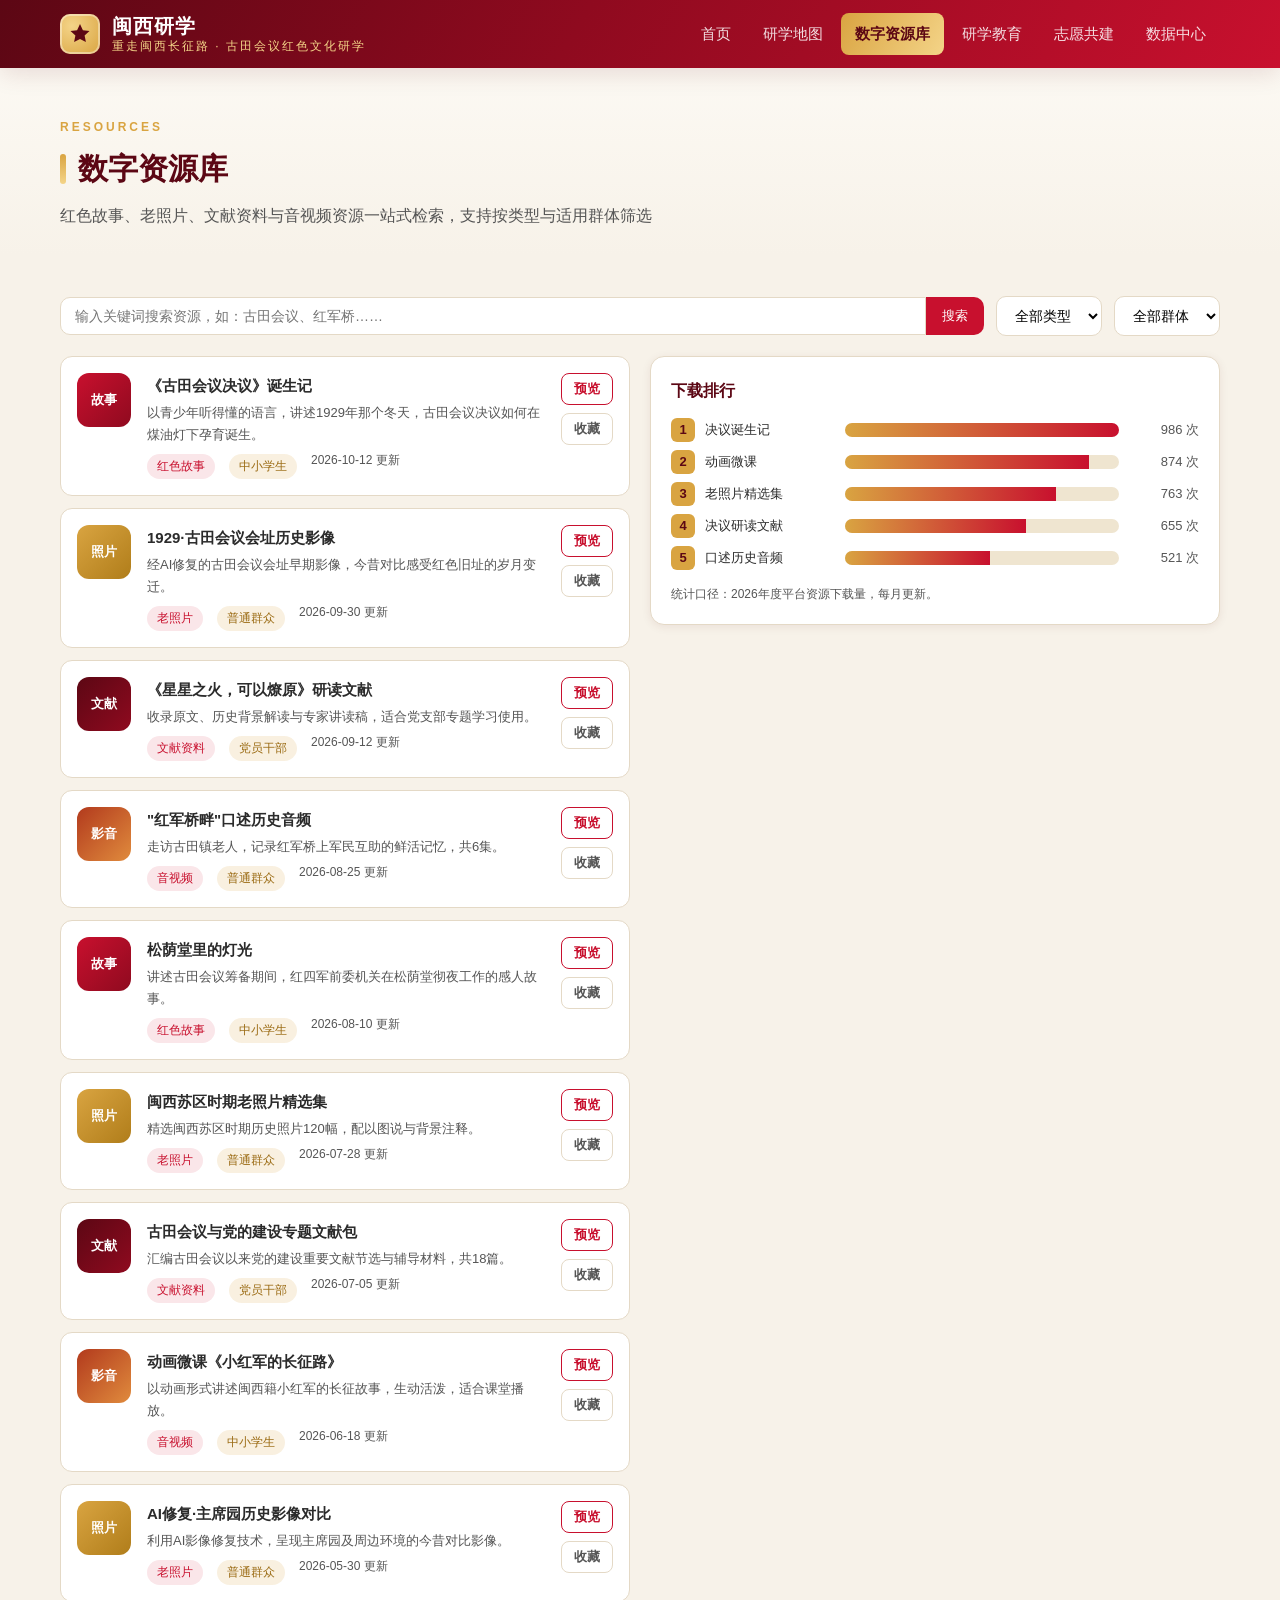
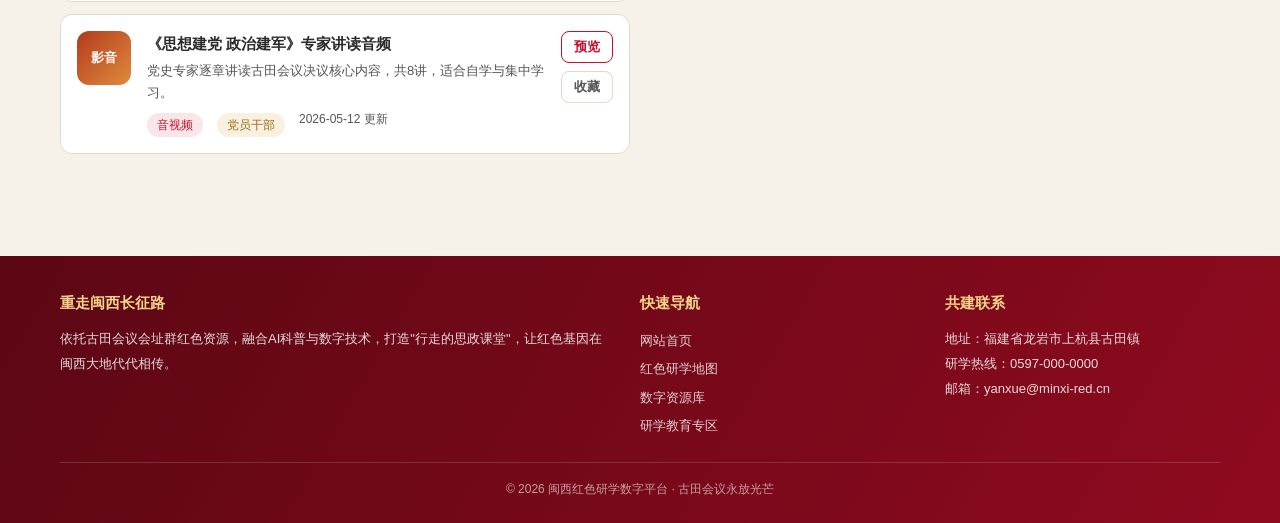
<file: resources.html>
<!DOCTYPE html>
<html lang="zh-CN">
<head>
<meta charset="UTF-8">
<meta name="viewport" content="width=device-width, initial-scale=1.0">
<title>数字资源库 · 重走闽西长征路</title>
<link rel="stylesheet" href="style.css">
<script src="app.js" defer></script>
</head>
<body>

<header class="topbar">
  <div class="topbar-inner">
    <a class="brand" href="index.html">
      <span class="badge">
        <svg width="24" height="24" viewBox="0 0 24 24" fill="currentColor"><path d="M12 2l2.9 6.2 6.6.8-4.9 4.6 1.3 6.5L12 16.9 6.1 20l1.3-6.5L2.5 9l6.6-.8z"/></svg>
      </span>
      <span style="display:flex;flex-direction:column;line-height:1.25">
        <span class="t">闽西研学</span>
        <span class="s">重走闽西长征路 · 古田会议红色文化研学</span>
      </span>
    </a>
    <button class="nav-toggle" id="navToggle" aria-label="打开菜单">☰</button>
    <nav class="nav" id="mainNav">
      <a href="index.html">首页</a>
      <a href="map.html">研学地图</a>
      <a href="resources.html" class="active">数字资源库</a>
      <a href="education.html">研学教育</a>
      <a href="volunteer.html">志愿共建</a>
      <a href="data.html">数据中心</a>
    </nav>
  </div>
</header>

<div class="page-head">
  <div class="container">
    <span class="kicker">RESOURCES</span>
    <h1>数字资源库</h1>
    <p>红色故事、老照片、文献资料与音视频资源一站式检索，支持按类型与适用群体筛选</p>
  </div>
</div>

<section class="section">
  <div class="container">
    <div class="toolbar">
      <div class="search-box">
        <input id="resSearch" type="text" placeholder="输入关键词搜索资源，如：古田会议、红军桥……">
        <button id="resSearchBtn">搜索</button>
      </div>
      <select class="select" id="filterType">
        <option>全部类型</option>
        <option>红色故事</option>
        <option>老照片</option>
        <option>文献资料</option>
        <option>音视频</option>
      </select>
      <select class="select" id="filterGroup">
        <option>全部群体</option>
        <option>中小学生</option>
        <option>党员干部</option>
        <option>普通群众</option>
      </select>
    </div>

    <div class="grid grid-2" style="align-items:start">
      <div id="resList">
        <div class="res-item" data-type="红色故事" data-group="中小学生">
          <div class="ico" style="background:linear-gradient(135deg,#C8102E,#8F0A1F)">故事</div>
          <div class="body">
            <h4>《古田会议决议》诞生记</h4>
            <p>以青少年听得懂的语言，讲述1929年那个冬天，古田会议决议如何在煤油灯下孕育诞生。</p>
            <div class="meta"><span class="tag">红色故事</span><span class="tag gold">中小学生</span><span>2026-10-12 更新</span></div>
          </div>
          <div class="ops">
            <button class="btn btn-line btn-sm">预览</button>
            <button class="btn btn-ghost btn-sm">收藏</button>
          </div>
        </div>
        <div class="res-item" data-type="老照片" data-group="普通群众">
          <div class="ico" style="background:linear-gradient(135deg,#D9A441,#B07D1A)">照片</div>
          <div class="body">
            <h4>1929·古田会议会址历史影像</h4>
            <p>经AI修复的古田会议会址早期影像，今昔对比感受红色旧址的岁月变迁。</p>
            <div class="meta"><span class="tag">老照片</span><span class="tag gold">普通群众</span><span>2026-09-30 更新</span></div>
          </div>
          <div class="ops">
            <button class="btn btn-line btn-sm">预览</button>
            <button class="btn btn-ghost btn-sm">收藏</button>
          </div>
        </div>
        <div class="res-item" data-type="文献资料" data-group="党员干部">
          <div class="ico" style="background:linear-gradient(135deg,#5C0714,#8F0A1F)">文献</div>
          <div class="body">
            <h4>《星星之火，可以燎原》研读文献</h4>
            <p>收录原文、历史背景解读与专家讲读稿，适合党支部专题学习使用。</p>
            <div class="meta"><span class="tag">文献资料</span><span class="tag gold">党员干部</span><span>2026-09-12 更新</span></div>
          </div>
          <div class="ops">
            <button class="btn btn-line btn-sm">预览</button>
            <button class="btn btn-ghost btn-sm">收藏</button>
          </div>
        </div>
        <div class="res-item" data-type="音视频" data-group="普通群众">
          <div class="ico" style="background:linear-gradient(135deg,#B23A1D,#E08B3D)">影音</div>
          <div class="body">
            <h4>"红军桥畔"口述历史音频</h4>
            <p>走访古田镇老人，记录红军桥上军民互助的鲜活记忆，共6集。</p>
            <div class="meta"><span class="tag">音视频</span><span class="tag gold">普通群众</span><span>2026-08-25 更新</span></div>
          </div>
          <div class="ops">
            <button class="btn btn-line btn-sm">预览</button>
            <button class="btn btn-ghost btn-sm">收藏</button>
          </div>
        </div>
        <div class="res-item" data-type="红色故事" data-group="中小学生">
          <div class="ico" style="background:linear-gradient(135deg,#C8102E,#8F0A1F)">故事</div>
          <div class="body">
            <h4>松荫堂里的灯光</h4>
            <p>讲述古田会议筹备期间，红四军前委机关在松荫堂彻夜工作的感人故事。</p>
            <div class="meta"><span class="tag">红色故事</span><span class="tag gold">中小学生</span><span>2026-08-10 更新</span></div>
          </div>
          <div class="ops">
            <button class="btn btn-line btn-sm">预览</button>
            <button class="btn btn-ghost btn-sm">收藏</button>
          </div>
        </div>
        <div class="res-item" data-type="老照片" data-group="普通群众">
          <div class="ico" style="background:linear-gradient(135deg,#D9A441,#B07D1A)">照片</div>
          <div class="body">
            <h4>闽西苏区时期老照片精选集</h4>
            <p>精选闽西苏区时期历史照片120幅，配以图说与背景注释。</p>
            <div class="meta"><span class="tag">老照片</span><span class="tag gold">普通群众</span><span>2026-07-28 更新</span></div>
          </div>
          <div class="ops">
            <button class="btn btn-line btn-sm">预览</button>
            <button class="btn btn-ghost btn-sm">收藏</button>
          </div>
        </div>
        <div class="res-item" data-type="文献资料" data-group="党员干部">
          <div class="ico" style="background:linear-gradient(135deg,#5C0714,#8F0A1F)">文献</div>
          <div class="body">
            <h4>古田会议与党的建设专题文献包</h4>
            <p>汇编古田会议以来党的建设重要文献节选与辅导材料，共18篇。</p>
            <div class="meta"><span class="tag">文献资料</span><span class="tag gold">党员干部</span><span>2026-07-05 更新</span></div>
          </div>
          <div class="ops">
            <button class="btn btn-line btn-sm">预览</button>
            <button class="btn btn-ghost btn-sm">收藏</button>
          </div>
        </div>
        <div class="res-item" data-type="音视频" data-group="中小学生">
          <div class="ico" style="background:linear-gradient(135deg,#B23A1D,#E08B3D)">影音</div>
          <div class="body">
            <h4>动画微课《小红军的长征路》</h4>
            <p>以动画形式讲述闽西籍小红军的长征故事，生动活泼，适合课堂播放。</p>
            <div class="meta"><span class="tag">音视频</span><span class="tag gold">中小学生</span><span>2026-06-18 更新</span></div>
          </div>
          <div class="ops">
            <button class="btn btn-line btn-sm">预览</button>
            <button class="btn btn-ghost btn-sm">收藏</button>
          </div>
        </div>
        <div class="res-item" data-type="老照片" data-group="普通群众">
          <div class="ico" style="background:linear-gradient(135deg,#D9A441,#B07D1A)">照片</div>
          <div class="body">
            <h4>AI修复·主席园历史影像对比</h4>
            <p>利用AI影像修复技术，呈现主席园及周边环境的今昔对比影像。</p>
            <div class="meta"><span class="tag">老照片</span><span class="tag gold">普通群众</span><span>2026-05-30 更新</span></div>
          </div>
          <div class="ops">
            <button class="btn btn-line btn-sm">预览</button>
            <button class="btn btn-ghost btn-sm">收藏</button>
          </div>
        </div>
        <div class="res-item" data-type="音视频" data-group="党员干部">
          <div class="ico" style="background:linear-gradient(135deg,#B23A1D,#E08B3D)">影音</div>
          <div class="body">
            <h4>《思想建党 政治建军》专家讲读音频</h4>
            <p>党史专家逐章讲读古田会议决议核心内容，共8讲，适合自学与集中学习。</p>
            <div class="meta"><span class="tag">音视频</span><span class="tag gold">党员干部</span><span>2026-05-12 更新</span></div>
          </div>
          <div class="ops">
            <button class="btn btn-line btn-sm">预览</button>
            <button class="btn btn-ghost btn-sm">收藏</button>
          </div>
        </div>
        <p id="resEmpty" style="display:none;color:var(--ink-soft);padding:24px;text-align:center">未找到匹配的资源，请调整关键词或筛选条件。</p>
      </div>

      <div class="card chart-card">
        <h4>下载排行</h4>
        <div class="rank-bar"><span class="rk">1</span><span class="nm">决议诞生记</span><span class="tr"><i style="width:100%"></i></span><span class="num">986 次</span></div>
        <div class="rank-bar"><span class="rk">2</span><span class="nm">动画微课</span><span class="tr"><i style="width:89%"></i></span><span class="num">874 次</span></div>
        <div class="rank-bar"><span class="rk">3</span><span class="nm">老照片精选集</span><span class="tr"><i style="width:77%"></i></span><span class="num">763 次</span></div>
        <div class="rank-bar"><span class="rk">4</span><span class="nm">决议研读文献</span><span class="tr"><i style="width:66%"></i></span><span class="num">655 次</span></div>
        <div class="rank-bar"><span class="rk">5</span><span class="nm">口述历史音频</span><span class="tr"><i style="width:53%"></i></span><span class="num">521 次</span></div>
        <p style="font-size:12px;color:var(--ink-soft);margin-top:14px">统计口径：2026年度平台资源下载量，每月更新。</p>
      </div>
    </div>
  </div>
</section>

<footer class="footer">
  <div class="footer-inner">
    <div class="footer-grid">
      <div>
        <h4>重走闽西长征路</h4>
        <p>依托古田会议会址群红色资源，融合AI科普与数字技术，打造"行走的思政课堂"，让红色基因在闽西大地代代相传。</p>
      </div>
      <div>
        <h4>快速导航</h4>
        <a href="index.html">网站首页</a>
        <a href="map.html">红色研学地图</a>
        <a href="resources.html">数字资源库</a>
        <a href="education.html">研学教育专区</a>
      </div>
      <div>
        <h4>共建联系</h4>
        <p>地址：福建省龙岩市上杭县古田镇<br>研学热线：0597-000-0000<br>邮箱：yanxue@minxi-red.cn</p>
      </div>
    </div>
    <div class="footer-bottom">© <span class="js-year">2026</span> 闽西红色研学数字平台 · 古田会议永放光芒</div>
  </div>
</footer>

</body>
</html>
</file>
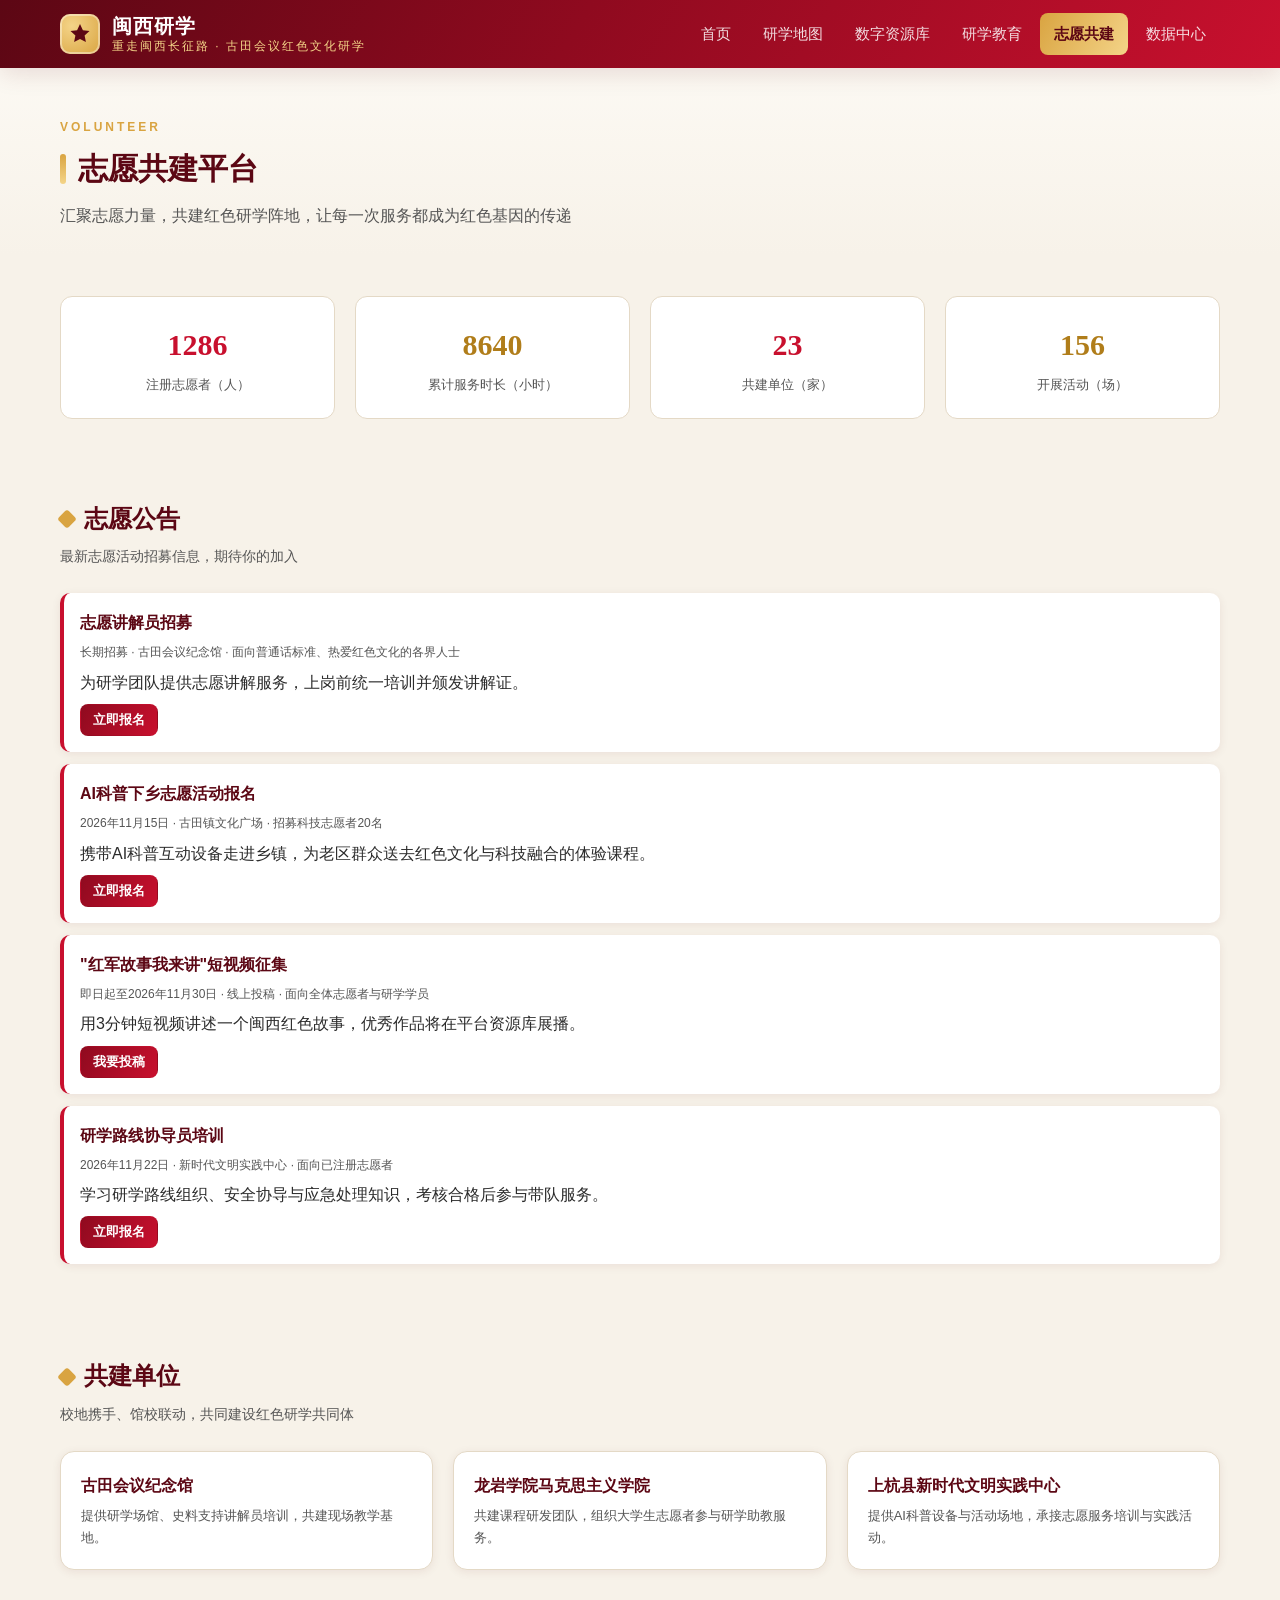
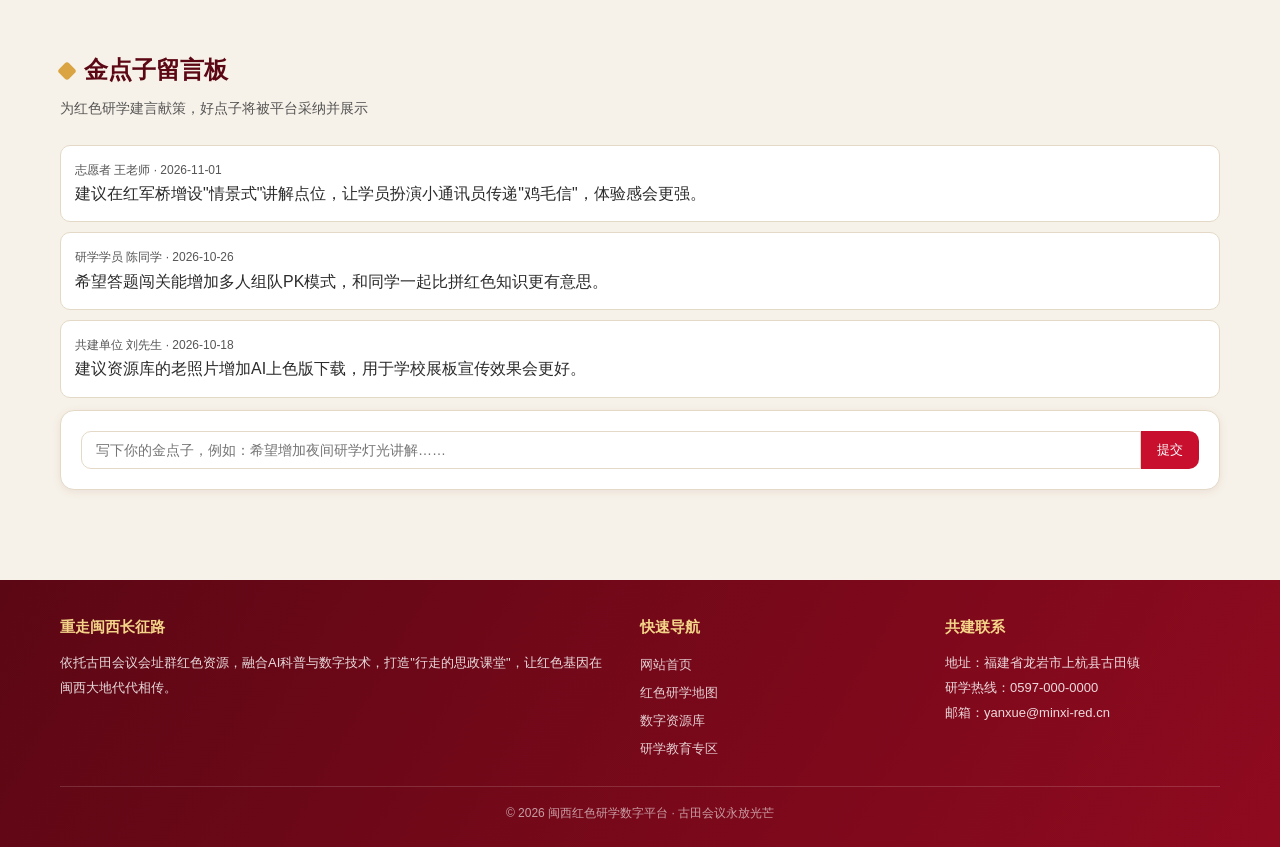
<file: volunteer.html>
<!DOCTYPE html>
<html lang="zh-CN">
<head>
<meta charset="UTF-8">
<meta name="viewport" content="width=device-width, initial-scale=1.0">
<title>志愿共建平台 · 重走闽西长征路</title>
<link rel="stylesheet" href="style.css">
<script src="app.js" defer></script>
</head>
<body>

<header class="topbar">
  <div class="topbar-inner">
    <a class="brand" href="index.html">
      <span class="badge">
        <svg width="24" height="24" viewBox="0 0 24 24" fill="currentColor"><path d="M12 2l2.9 6.2 6.6.8-4.9 4.6 1.3 6.5L12 16.9 6.1 20l1.3-6.5L2.5 9l6.6-.8z"/></svg>
      </span>
      <span style="display:flex;flex-direction:column;line-height:1.25">
        <span class="t">闽西研学</span>
        <span class="s">重走闽西长征路 · 古田会议红色文化研学</span>
      </span>
    </a>
    <button class="nav-toggle" id="navToggle" aria-label="打开菜单">☰</button>
    <nav class="nav" id="mainNav">
      <a href="index.html">首页</a>
      <a href="map.html">研学地图</a>
      <a href="resources.html">数字资源库</a>
      <a href="education.html">研学教育</a>
      <a href="volunteer.html" class="active">志愿共建</a>
      <a href="data.html">数据中心</a>
    </nav>
  </div>
</header>

<div class="page-head">
  <div class="container">
    <span class="kicker">VOLUNTEER</span>
    <h1>志愿共建平台</h1>
    <p>汇聚志愿力量，共建红色研学阵地，让每一次服务都成为红色基因的传递</p>
  </div>
</div>

<section class="section">
  <div class="container">
    <div class="grid grid-4">
      <div class="stat-box"><b>1286</b><span>注册志愿者（人）</span></div>
      <div class="stat-box gold"><b>8640</b><span>累计服务时长（小时）</span></div>
      <div class="stat-box"><b>23</b><span>共建单位（家）</span></div>
      <div class="stat-box gold"><b>156</b><span>开展活动（场）</span></div>
    </div>
  </div>
</section>

<section class="section">
  <div class="container">
    <h2 class="section-title"><span class="dot"></span>志愿公告</h2>
    <p class="section-sub">最新志愿活动招募信息，期待你的加入</p>
    <div class="notice-card">
      <h4>志愿讲解员招募</h4>
      <div class="meta">长期招募 · 古田会议纪念馆 · 面向普通话标准、热爱红色文化的各界人士</div>
      <p>为研学团队提供志愿讲解服务，上岗前统一培训并颁发讲解证。</p>
      <button class="btn btn-red btn-sm" style="margin-top:8px">立即报名</button>
    </div>
    <div class="notice-card">
      <h4>AI科普下乡志愿活动报名</h4>
      <div class="meta">2026年11月15日 · 古田镇文化广场 · 招募科技志愿者20名</div>
      <p>携带AI科普互动设备走进乡镇，为老区群众送去红色文化与科技融合的体验课程。</p>
      <button class="btn btn-red btn-sm" style="margin-top:8px">立即报名</button>
    </div>
    <div class="notice-card">
      <h4>"红军故事我来讲"短视频征集</h4>
      <div class="meta">即日起至2026年11月30日 · 线上投稿 · 面向全体志愿者与研学学员</div>
      <p>用3分钟短视频讲述一个闽西红色故事，优秀作品将在平台资源库展播。</p>
      <button class="btn btn-red btn-sm" style="margin-top:8px">我要投稿</button>
    </div>
    <div class="notice-card">
      <h4>研学路线协导员培训</h4>
      <div class="meta">2026年11月22日 · 新时代文明实践中心 · 面向已注册志愿者</div>
      <p>学习研学路线组织、安全协导与应急处理知识，考核合格后参与带队服务。</p>
      <button class="btn btn-red btn-sm" style="margin-top:8px">立即报名</button>
    </div>
  </div>
</section>

<section class="section">
  <div class="container">
    <h2 class="section-title"><span class="dot"></span>共建单位</h2>
    <p class="section-sub">校地携手、馆校联动，共同建设红色研学共同体</p>
    <div class="grid grid-3">
      <div class="card">
        <h4 style="color:var(--red-deep)">古田会议纪念馆</h4>
        <p style="font-size:13px;color:var(--ink-soft);margin-top:6px">提供研学场馆、史料支持讲解员培训，共建现场教学基地。</p>
      </div>
      <div class="card">
        <h4 style="color:var(--red-deep)">龙岩学院马克思主义学院</h4>
        <p style="font-size:13px;color:var(--ink-soft);margin-top:6px">共建课程研发团队，组织大学生志愿者参与研学助教服务。</p>
      </div>
      <div class="card">
        <h4 style="color:var(--red-deep)">上杭县新时代文明实践中心</h4>
        <p style="font-size:13px;color:var(--ink-soft);margin-top:6px">提供AI科普设备与活动场地，承接志愿服务培训与实践活动。</p>
      </div>
    </div>
  </div>
</section>

<section class="section">
  <div class="container">
    <h2 class="section-title"><span class="dot"></span>金点子留言板</h2>
    <p class="section-sub">为红色研学建言献策，好点子将被平台采纳并展示</p>
    <div id="ideaList">
      <div class="idea-item">
        <div class="who">志愿者 王老师 · 2026-11-01</div>
        <p>建议在红军桥增设"情景式"讲解点位，让学员扮演小通讯员传递"鸡毛信"，体验感会更强。</p>
      </div>
      <div class="idea-item">
        <div class="who">研学学员 陈同学 · 2026-10-26</div>
        <p>希望答题闯关能增加多人组队PK模式，和同学一起比拼红色知识更有意思。</p>
      </div>
      <div class="idea-item">
        <div class="who">共建单位 刘先生 · 2026-10-18</div>
        <p>建议资源库的老照片增加AI上色版下载，用于学校展板宣传效果会更好。</p>
      </div>
    </div>
    <div class="card" style="margin-top:12px">
      <div class="toolbar" style="margin-bottom:0">
        <div class="search-box">
          <input id="ideaInput" type="text" placeholder="写下你的金点子，例如：希望增加夜间研学灯光讲解……">
          <button id="ideaBtn">提交</button>
        </div>
      </div>
    </div>
  </div>
</section>

<footer class="footer">
  <div class="footer-inner">
    <div class="footer-grid">
      <div>
        <h4>重走闽西长征路</h4>
        <p>依托古田会议会址群红色资源，融合AI科普与数字技术，打造"行走的思政课堂"，让红色基因在闽西大地代代相传。</p>
      </div>
      <div>
        <h4>快速导航</h4>
        <a href="index.html">网站首页</a>
        <a href="map.html">红色研学地图</a>
        <a href="resources.html">数字资源库</a>
        <a href="education.html">研学教育专区</a>
      </div>
      <div>
        <h4>共建联系</h4>
        <p>地址：福建省龙岩市上杭县古田镇<br>研学热线：0597-000-0000<br>邮箱：yanxue@minxi-red.cn</p>
      </div>
    </div>
    <div class="footer-bottom">© <span class="js-year">2026</span> 闽西红色研学数字平台 · 古田会议永放光芒</div>
  </div>
</footer>

</body>
</html>
</file>
<file: style.css>
/* ============ 重走闽西长征路 —— 全站共享样式 ============ */
:root {
  --red: #C8102E;
  --red-dark: #8F0A1F;
  --red-deep: #5C0714;
  --gold: #D9A441;
  --gold-light: #F4D488;
  --ink: #2B2B2B;
  --ink-soft: #555;
  --paper: #F7F2E9;
  --paper-2: #FCF9F3;
  --line: #E4D9C6;
  --white: #fff;
  --shadow: 0 6px 24px rgba(92, 7, 20, .12);
  --shadow-sm: 0 2px 10px rgba(92, 7, 20, .08);
  --radius: 14px;
  --maxw: 1200px;
}

* { margin: 0; padding: 0; box-sizing: border-box; }
html { scroll-behavior: smooth; }
body {
  font-family: "Microsoft YaHei", "PingFang SC", "Segoe UI", sans-serif;
  color: var(--ink);
  background: var(--paper);
  line-height: 1.7;
  -webkit-font-smoothing: antialiased;
}
a { color: inherit; text-decoration: none; }
ul, ol { list-style: none; }
button { font-family: inherit; cursor: pointer; border: none; background: none; }
img, svg { display: block; max-width: 100%; }

.container { max-width: var(--maxw); margin: 0 auto; padding: 0 20px; }

/* ============ 顶部导航栏 ============ */
.topbar {
  position: sticky; top: 0; z-index: 100;
  background: linear-gradient(120deg, var(--red-deep) 0%, var(--red-dark) 45%, var(--red) 100%);
  color: var(--white);
  box-shadow: var(--shadow);
}
.topbar-inner {
  max-width: var(--maxw); margin: 0 auto;
  display: flex; align-items: center; gap: 16px; padding: 0 20px; height: 68px;
}
.brand { display: flex; align-items: center; gap: 12px; font-weight: 700; }
.brand .badge {
  width: 40px; height: 40px; border-radius: 10px; flex: 0 0 auto;
  display: grid; place-items: center;
  background: radial-gradient(circle at 30% 30%, var(--gold-light), var(--gold));
  color: var(--red-deep); box-shadow: inset 0 0 0 2px rgba(255,255,255,.4);
}
.brand .t { font-size: 20px; letter-spacing: 1px; }
.brand .s { font-size: 12px; color: var(--gold-light); font-weight: 400; letter-spacing: 2px; }
.nav { display: flex; align-items: center; gap: 4px; margin-left: auto; }
.nav a {
  padding: 8px 14px; border-radius: 8px; font-size: 15px; color: rgba(255,255,255,.86);
  transition: .2s; white-space: nowrap;
}
.nav a:hover { background: rgba(255,255,255,.14); color: #fff; }
.nav a.active {
  background: linear-gradient(120deg, var(--gold), var(--gold-light));
  color: var(--red-deep); font-weight: 700;
}
.nav-toggle { display: none; margin-left: auto; color: #fff; font-size: 26px; }

/* ============ 页面标题 ============ */
.page-head { padding: 44px 0 26px; background: linear-gradient(180deg, var(--paper-2), var(--paper)); }
.page-head h1 { font-size: 30px; color: var(--red-deep); display: flex; align-items: center; gap: 12px; }
.page-head h1::before { content: ""; width: 6px; height: 30px; background: linear-gradient(var(--gold), var(--gold-light)); border-radius: 3px; }
.page-head p { color: var(--ink-soft); margin-top: 8px; }
.kicker { display: inline-block; font-size: 12px; letter-spacing: 3px; color: var(--gold); font-weight: 700; margin-bottom: 6px; }

/* ============ 通用按钮 ============ */
.btn {
  display: inline-flex; align-items: center; gap: 8px;
  padding: 10px 20px; border-radius: 10px; font-size: 14px; font-weight: 600;
  transition: .2s; border: 1px solid transparent;
}
.btn-red { background: linear-gradient(120deg, var(--red-dark), var(--red)); color: #fff; }
.btn-red:hover { transform: translateY(-2px); box-shadow: var(--shadow); }
.btn-gold { background: linear-gradient(120deg, var(--gold), var(--gold-light)); color: var(--red-deep); }
.btn-gold:hover { transform: translateY(-2px); box-shadow: var(--shadow); }
.btn-line { border-color: var(--red); color: var(--red); }
.btn-line:hover { background: var(--red); color: #fff; }
.btn-ghost { border-color: var(--line); color: var(--ink-soft); }
.btn-ghost:hover { border-color: var(--gold); color: var(--red); }
.btn-sm { padding: 6px 12px; font-size: 13px; border-radius: 8px; }
.btn-block { width: 100%; justify-content: center; }

/* ============ 卡片 ============ */
.section { padding: 40px 0; }
.section-title { font-size: 24px; color: var(--red-deep); margin-bottom: 6px; display: flex; align-items: center; gap: 10px; }
.section-title .dot { width: 14px; height: 14px; background: var(--gold); transform: rotate(45deg); border-radius: 3px; }
.section-sub { color: var(--ink-soft); margin-bottom: 24px; font-size: 14px; }
.card {
  background: var(--white); border-radius: var(--radius); padding: 20px;
  box-shadow: var(--shadow-sm); border: 1px solid var(--line);
}
.grid { display: grid; gap: 20px; }
.grid-2 { grid-template-columns: repeat(2, 1fr); }
.grid-3 { grid-template-columns: repeat(3, 1fr); }
.grid-4 { grid-template-columns: repeat(4, 1fr); }

/* ============ Banner 轮播 ============ */
.hero { position: relative; overflow: hidden; height: 480px; }
.hero .slide {
  position: absolute; inset: 0; opacity: 0; transition: opacity .8s ease;
  display: flex; align-items: center; justify-content: center; color: #fff; text-align: center;
}
.hero .slide.active { opacity: 1; z-index: 2; }
.hero .slide-mask { position: absolute; inset: 0; background: rgba(40, 5, 10, .42); }
.slide-inner { position: relative; z-index: 3; padding: 0 20px; }
.slide-inner h2 { font-size: 40px; letter-spacing: 4px; text-shadow: 0 3px 12px rgba(0,0,0,.5); }
.slide-inner p { font-size: 17px; margin-top: 14px; color: var(--gold-light); letter-spacing: 2px; }
.slide-inner .btn { margin-top: 22px; }
.bg-gutian { background: linear-gradient(135deg, #5C0714, #C8102E 55%, #E2633A); }
.bg-jiuzhi { background: linear-gradient(135deg, #3A0D12, #8F0A1F 50%, #C85A3A); }
.bg-shijian { background: linear-gradient(135deg, #4A1608, #B23A1D 50%, #E08B3D); }
.hero-dots { position: absolute; bottom: 26px; left: 50%; transform: translateX(-50%); z-index: 5; display: flex; gap: 10px; }
.hero-dots button { width: 34px; height: 6px; border-radius: 4px; background: rgba(255,255,255,.4); transition: .3s; }
.hero-dots button.active { background: var(--gold); width: 48px; }
.hero-arrow { position: absolute; top: 50%; transform: translateY(-50%); z-index: 5; color: #fff; font-size: 34px; opacity: .7; }
.hero-arrow:hover { opacity: 1; }
.hero-arrow.prev { left: 16px; }
.hero-arrow.next { right: 16px; }

/* ============ 首页快捷按钮 ============ */
.quick-grid { grid-template-columns: repeat(6, 1fr); gap: 16px; margin-top: -60px; position: relative; z-index: 20; }
.quick-item {
  background: var(--white); border-radius: var(--radius); padding: 22px 12px; text-align: center;
  box-shadow: var(--shadow); border-top: 4px solid var(--gold); transition: .25s; cursor: pointer; display: block;
}
.quick-item:hover { transform: translateY(-6px); border-top-color: var(--red); }
.quick-item .ico {
  width: 52px; height: 52px; margin: 0 auto 10px; border-radius: 50%;
  display: grid; place-items: center; background: linear-gradient(135deg, var(--red), var(--red-dark)); color: #fff;
}
.quick-item .ico svg { width: 26px; height: 26px; }
.quick-item .nm { font-weight: 700; font-size: 14px; color: var(--red-deep); }
.quick-item .en { font-size: 11px; color: var(--ink-soft); }

/* ============ 资讯 / 推荐 ============ */
.news-list .news-item {
  display: flex; gap: 14px; padding: 14px 0; border-bottom: 1px dashed var(--line);
}
.news-item:last-child { border-bottom: none; }
.news-item .date {
  width: 58px; height: 58px; border-radius: 10px; flex: 0 0 auto; text-align: center;
  background: linear-gradient(135deg, var(--red), var(--red-dark)); color: #fff; padding: 8px 0;
}
.news-item .date b { display: block; font-size: 22px; line-height: 1; }
.news-item .date span { font-size: 11px; }
.news-item h4 { font-size: 15px; color: var(--ink); }
.news-item .meta { font-size: 12px; color: var(--ink-soft); margin-top: 4px; }
.tag {
  display: inline-block; font-size: 12px; padding: 2px 10px; border-radius: 20px;
  background: rgba(200,16,46,.1); color: var(--red); margin-right: 6px; margin-top: 4px;
}
.tag.gold { background: rgba(217,164,65,.16); color: #9a6a12; }

.thumb {
  border-radius: 12px; overflow: hidden; position: relative; aspect-ratio: 16/9;
  display: grid; place-items: center; color: #fff; font-weight: 700; letter-spacing: 2px;
}
.reco-card { overflow: hidden; }
.reco-card .thumb { aspect-ratio: 16/10; }
.reco-card h4 { margin: 12px 16px 4px; font-size: 15px; }
.reco-card p { margin: 0 16px 14px; font-size: 13px; color: var(--ink-soft); }

/* ============ Tab ============ */
.tabs { display: flex; gap: 8px; flex-wrap: wrap; margin-bottom: 22px; }
.tabs .tab {
  padding: 9px 18px; border-radius: 24px; border: 1px solid var(--line); background: var(--white);
  font-size: 14px; color: var(--ink-soft); transition: .2s;
}
.tabs .tab:hover { border-color: var(--red); color: var(--red); }
.tabs .tab.active { background: linear-gradient(120deg, var(--red), var(--red-dark)); color: #fff; border-color: transparent; font-weight: 600; }
.tab-panel { display: none; }
.tab-panel.active { display: block; animation: fade .35s; }
@keyframes fade { from { opacity: 0; transform: translateY(8px); } to { opacity: 1; transform: none; } }

/* ============ 地图 ============ */
.map-stage {
  background: linear-gradient(160deg, #EDE4CE, #DECBA4);
  border-radius: var(--radius); border: 1px solid var(--line); overflow: hidden; position: relative;
}
.map-stage svg { width: 100%; height: auto; display: block; }
.point { cursor: pointer; transition: .2s; }
.point circle { stroke: #fff; stroke-width: 2.5; }
.point.checked circle { fill: var(--red); filter: drop-shadow(0 0 6px rgba(200,16,46,.8)); }
.point.unchecked circle { fill: #9b9b9b; }
.point text { font-size: 12px; fill: #333; font-weight: 600; }
.map-legend { display: flex; gap: 20px; margin-top: 14px; font-size: 13px; color: var(--ink-soft); }
.map-legend .sw { width: 14px; height: 14px; border-radius: 50%; display: inline-block; margin-right: 6px; vertical-align: -2px; }
.sw-red { background: var(--red); box-shadow: 0 0 6px rgba(200,16,46,.7); }
.sw-gray { background: #9b9b9b; }

/* ============ 弹窗 ============ */
.modal-back {
  position: fixed; inset: 0; background: rgba(30, 5, 8, .6); z-index: 200;
  display: none; align-items: center; justify-content: center; padding: 20px;
}
.modal-back.open { display: flex; animation: fade .25s; }
.modal {
  background: var(--paper-2); border-radius: 16px; max-width: 760px; width: 100%;
  max-height: 88vh; overflow-y: auto; box-shadow: 0 20px 60px rgba(0,0,0,.4);
}
.modal-head {
  position: relative; min-height: 180px; display: grid; place-items: center; color: #fff;
  padding: 30px 20px;
}
.modal-head h3 { font-size: 24px; letter-spacing: 2px; text-shadow: 0 2px 6px rgba(0,0,0,.5); position: relative; z-index: 2; }
.modal-close {
  position: absolute; top: 12px; right: 12px; z-index: 3; width: 34px; height: 34px;
  background: rgba(0,0,0,.3); color: #fff; border-radius: 50%; font-size: 18px; line-height: 1;
}
.modal-close:hover { background: var(--red); }
.modal-body { padding: 22px 24px; }
.modal-body h4 { color: var(--red-deep); margin: 14px 0 6px; }
.info-row { display: flex; flex-wrap: wrap; gap: 12px; margin-bottom: 8px; }
.info-row .it { background: var(--paper); border: 1px solid var(--line); border-radius: 8px; padding: 4px 12px; font-size: 13px; }

/* 音频播放器 */
.player {
  display: flex; align-items: center; gap: 14px; background: var(--paper); border: 1px solid var(--line);
  border-radius: 40px; padding: 10px 16px; margin: 12px 0;
}
.player .play {
  width: 42px; height: 42px; border-radius: 50%; flex: 0 0 auto;
  background: linear-gradient(135deg, var(--red), var(--red-dark)); color: #fff; font-size: 18px;
}
.player .bar { flex: 1; height: 6px; background: #e5d9c2; border-radius: 4px; overflow: hidden; }
.player .bar i { display: block; height: 100%; width: 0; background: linear-gradient(90deg, var(--gold), var(--red)); }
.player .tm { font-size: 12px; color: var(--ink-soft); white-space: nowrap; }

/* ============ 进度 ============ */
.progress-track { height: 14px; background: #eadfca; border-radius: 14px; overflow: hidden; }
.progress-track i { display: block; height: 100%; background: linear-gradient(90deg, var(--gold), var(--red)); border-radius: 14px; transition: width .6s; }

/* ============ 路线卡 ============ */
.route-card { padding: 22px; }
.route-card h4 { color: var(--red-deep); font-size: 17px; display: flex; align-items: center; gap: 8px; }
.route-card .days { font-size: 12px; color: #fff; background: var(--red); padding: 2px 10px; border-radius: 14px; }
.route-step { display: flex; gap: 12px; margin: 12px 0; font-size: 14px; }
.route-step .n {
  width: 26px; height: 26px; border-radius: 50%; flex: 0 0 auto; background: var(--gold); color: var(--red-deep);
  display: grid; place-items: center; font-weight: 700; font-size: 13px;
}
.route-step .c { flex: 1; }

/* ============ 资源库 ============ */
.toolbar { display: flex; flex-wrap: wrap; gap: 12px; align-items: center; margin-bottom: 20px; }
.search-box { flex: 1; min-width: 220px; display: flex; }
.search-box input {
  flex: 1; padding: 10px 14px; border: 1px solid var(--line); border-radius: 10px 0 0 10px; font-size: 14px; outline: none;
}
.search-box input:focus { border-color: var(--red); }
.search-box button { padding: 10px 16px; background: var(--red); color: #fff; border-radius: 0 10px 10px 0; }
select.select { padding: 10px 14px; border: 1px solid var(--line); border-radius: 10px; font-size: 14px; background: #fff; outline: none; }
.res-item {
  display: flex; gap: 16px; align-items: flex-start; padding: 16px; border: 1px solid var(--line);
  border-radius: 12px; background: var(--white); margin-bottom: 12px; transition: .2s;
}
.res-item:hover { border-color: var(--gold); box-shadow: var(--shadow-sm); }
.res-item .ico {
  width: 54px; height: 54px; border-radius: 12px; flex: 0 0 auto; display: grid; place-items: center;
  color: #fff; font-size: 13px; font-weight: 700;
}
.res-item .body { flex: 1; }
.res-item h4 { font-size: 15px; }
.res-item p { font-size: 13px; color: var(--ink-soft); margin: 4px 0; }
.res-item .meta { display: flex; flex-wrap: wrap; gap: 8px; font-size: 12px; color: var(--ink-soft); }
.res-item .ops { flex: 0 0 auto; display: flex; flex-direction: column; gap: 8px; }
.rank-bar { display: flex; align-items: center; gap: 10px; margin: 8px 0; }
.rank-bar .rk { width: 24px; height: 24px; border-radius: 6px; background: var(--gold); color: var(--red-deep); display: grid; place-items: center; font-weight: 700; font-size: 13px; flex: 0 0 auto; }
.rank-bar .nm { width: 130px; flex: 0 0 auto; font-size: 13px; }
.rank-bar .tr { flex: 1; height: 14px; background: #efe5d0; border-radius: 8px; overflow: hidden; }
.rank-bar .tr i { display: block; height: 100%; background: linear-gradient(90deg, var(--gold), var(--red)); }
.rank-bar .num { flex: 0 0 auto; font-size: 13px; color: var(--ink-soft); width: 70px; text-align: right; }

/* ============ 教育专区 ============ */
.course-list .course-item { display: flex; gap: 14px; padding: 14px; border: 1px solid var(--line); border-radius: 12px; margin-bottom: 12px; background: #fff; }
.course-item .thumb { width: 140px; flex: 0 0 auto; aspect-ratio: 16/9; }
.course-item h4 { font-size: 15px; }
.course-item p { font-size: 13px; color: var(--ink-soft); }
.lesson-body { background: #fff; border: 1px solid var(--line); border-radius: var(--radius); overflow: hidden; }
.lesson-video { aspect-ratio: 16/9; display: grid; place-items: center; color: #fff; position: relative; }
.lesson-video .playbig { width: 74px; height: 74px; border-radius: 50%; background: rgba(255,255,255,.2); border: 2px solid #fff; color: #fff; font-size: 30px; }
.lesson-content { padding: 24px; }

/* 答题 */
.quiz-q { background: #fff; border: 1px solid var(--line); border-radius: 12px; padding: 18px; margin-bottom: 14px; }
.quiz-q .q-title { font-weight: 700; margin-bottom: 10px; color: var(--red-deep); }
.quiz-q .opt { display: block; padding: 9px 12px; border: 1px solid var(--line); border-radius: 8px; margin: 6px 0; cursor: pointer; transition: .15s; }
.quiz-q .opt:hover { border-color: var(--gold); }
.quiz-q .opt.correct { background: #eaf7ea; border-color: #2e7d32; color: #1b5e20; }
.quiz-q .opt.wrong { background: #fdecea; border-color: var(--red); color: var(--red); }
.quiz-q .opt.disabled { pointer-events: none; opacity: .7; }
.explain { background: var(--paper); border-left: 3px solid var(--gold); padding: 10px 14px; font-size: 13px; margin-top: 10px; display: none; border-radius: 6px; }

/* 证书 */
.cert {
  max-width: 640px; margin: 0 auto; background: #fff; border: 1px solid var(--line);
  border-radius: 12px; overflow: hidden; box-shadow: var(--shadow);
}
.cert-frame { margin: 18px; border: 2px solid var(--gold); border-radius: 8px; padding: 34px 30px; text-align: center; background: linear-gradient(180deg, #fffdf6, #fff); }
.cert-frame .seal {
  width: 88px; height: 88px; margin: 16px auto 0; border-radius: 50%;
  display: grid; place-items: center; color: #fff; font-size: 12px; text-align: center;
  background: radial-gradient(circle at 32% 30%, #ef6c7f, var(--red) 60%, var(--red-dark));
  border: 3px solid #fff; box-shadow: 0 0 0 2px var(--red); transform: rotate(-8deg);
}

/* ============ 志愿平台 ============ */
.notice-card { border-left: 4px solid var(--red); padding: 16px; background: #fff; border-radius: 10px; box-shadow: var(--shadow-sm); margin-bottom: 12px; }
.notice-card h4 { color: var(--red-deep); }
.notice-card .meta { font-size: 12px; color: var(--ink-soft); margin: 6px 0; }
.stat-box { text-align: center; padding: 22px 12px; background: #fff; border-radius: 12px; border: 1px solid var(--line); }
.stat-box b { font-size: 30px; color: var(--red); font-family: Georgia, serif; }
.stat-box span { display: block; font-size: 13px; color: var(--ink-soft); margin-top: 4px; }
.stat-box.gold b { color: #b07d1a; }
.idea-item { padding: 14px; border: 1px solid var(--line); border-radius: 10px; background: #fff; margin-bottom: 10px; }
.idea-item .who { font-size: 12px; color: var(--ink-soft); }

/* ============ 数据中心 ============ */
.chart-card { padding: 20px; }
.chart-card h4 { color: var(--red-deep); margin-bottom: 14px; font-size: 16px; }
.bar-chart { display: flex; align-items: flex-end; gap: 12px; height: 200px; padding-top: 10px; border-bottom: 1px solid var(--line); }
.bar-chart .col { flex: 1; display: flex; flex-direction: column; align-items: center; gap: 6px; height: 100%; justify-content: flex-end; }
.bar-chart .col .bar { width: 60%; max-width: 46px; background: linear-gradient(180deg, var(--red), var(--gold)); border-radius: 6px 6px 0 0; transition: height .6s; }
.bar-chart .col .val { font-size: 12px; color: var(--ink-soft); }
.bar-chart .col .lab { font-size: 12px; color: var(--ink-soft); }
.legend-row { display: flex; flex-wrap: wrap; gap: 14px; margin: 14px 0; font-size: 13px; color: var(--ink-soft); }
.legend-row .lg { display: flex; align-items: center; gap: 6px; }
.legend-row .sw { width: 13px; height: 13px; border-radius: 4px; display: inline-block; }
table.data-table { width: 100%; border-collapse: collapse; font-size: 13px; }
table.data-table th, table.data-table td { padding: 10px 12px; border: 1px solid var(--line); text-align: left; }
table.data-table th { background: linear-gradient(120deg, var(--red-dark), var(--red)); color: #fff; }
table.data-table tr:nth-child(even) td { background: #fbf6ec; }

/* ============ 底部 ============ */
.footer { background: linear-gradient(120deg, var(--red-deep), var(--red-dark)); color: rgba(255,255,255,.85); margin-top: 50px; }
.footer-inner { max-width: var(--maxw); margin: 0 auto; padding: 34px 20px 24px; }
.footer-grid { display: grid; grid-template-columns: 2fr 1fr 1fr; gap: 30px; }
.footer h4 { color: var(--gold-light); margin-bottom: 12px; font-size: 15px; }
.footer p { font-size: 13px; line-height: 1.9; }
.footer a { display: block; font-size: 13px; padding: 3px 0; color: rgba(255,255,255,.8); }
.footer a:hover { color: var(--gold-light); }
.footer-bottom { border-top: 1px solid rgba(255,255,255,.15); margin-top: 22px; padding-top: 16px; text-align: center; font-size: 12px; color: rgba(255,255,255,.6); }

/* ============ 响应式 ============ */
@media (max-width: 960px) {
  .nav-toggle { display: block; }
  .nav {
    position: absolute; top: 68px; left: 0; right: 0; flex-direction: column; align-items: stretch;
    background: var(--red-deep); padding: 10px 16px 16px; gap: 2px; display: none;
  }
  .nav.open { display: flex; }
  .nav a { padding: 12px 14px; }
  .quick-grid { grid-template-columns: repeat(3, 1fr); margin-top: -30px; }
  .grid-4 { grid-template-columns: repeat(2, 1fr); }
  .grid-3 { grid-template-columns: repeat(2, 1fr); }
  .footer-grid { grid-template-columns: 1fr; }
  .slide-inner h2 { font-size: 28px; }
  .hero { height: 380px; }
}
@media (max-width: 560px) {
  .grid-2, .grid-3, .grid-4 { grid-template-columns: 1fr; }
  .quick-grid { grid-template-columns: repeat(2, 1fr); }
  .res-item { flex-direction: column; }
  .res-item .ops { flex-direction: row; }
  .course-item { flex-direction: column; }
  .course-item .thumb { width: 100%; }
  .toolbar { flex-direction: column; align-items: stretch; }
}
</file>
